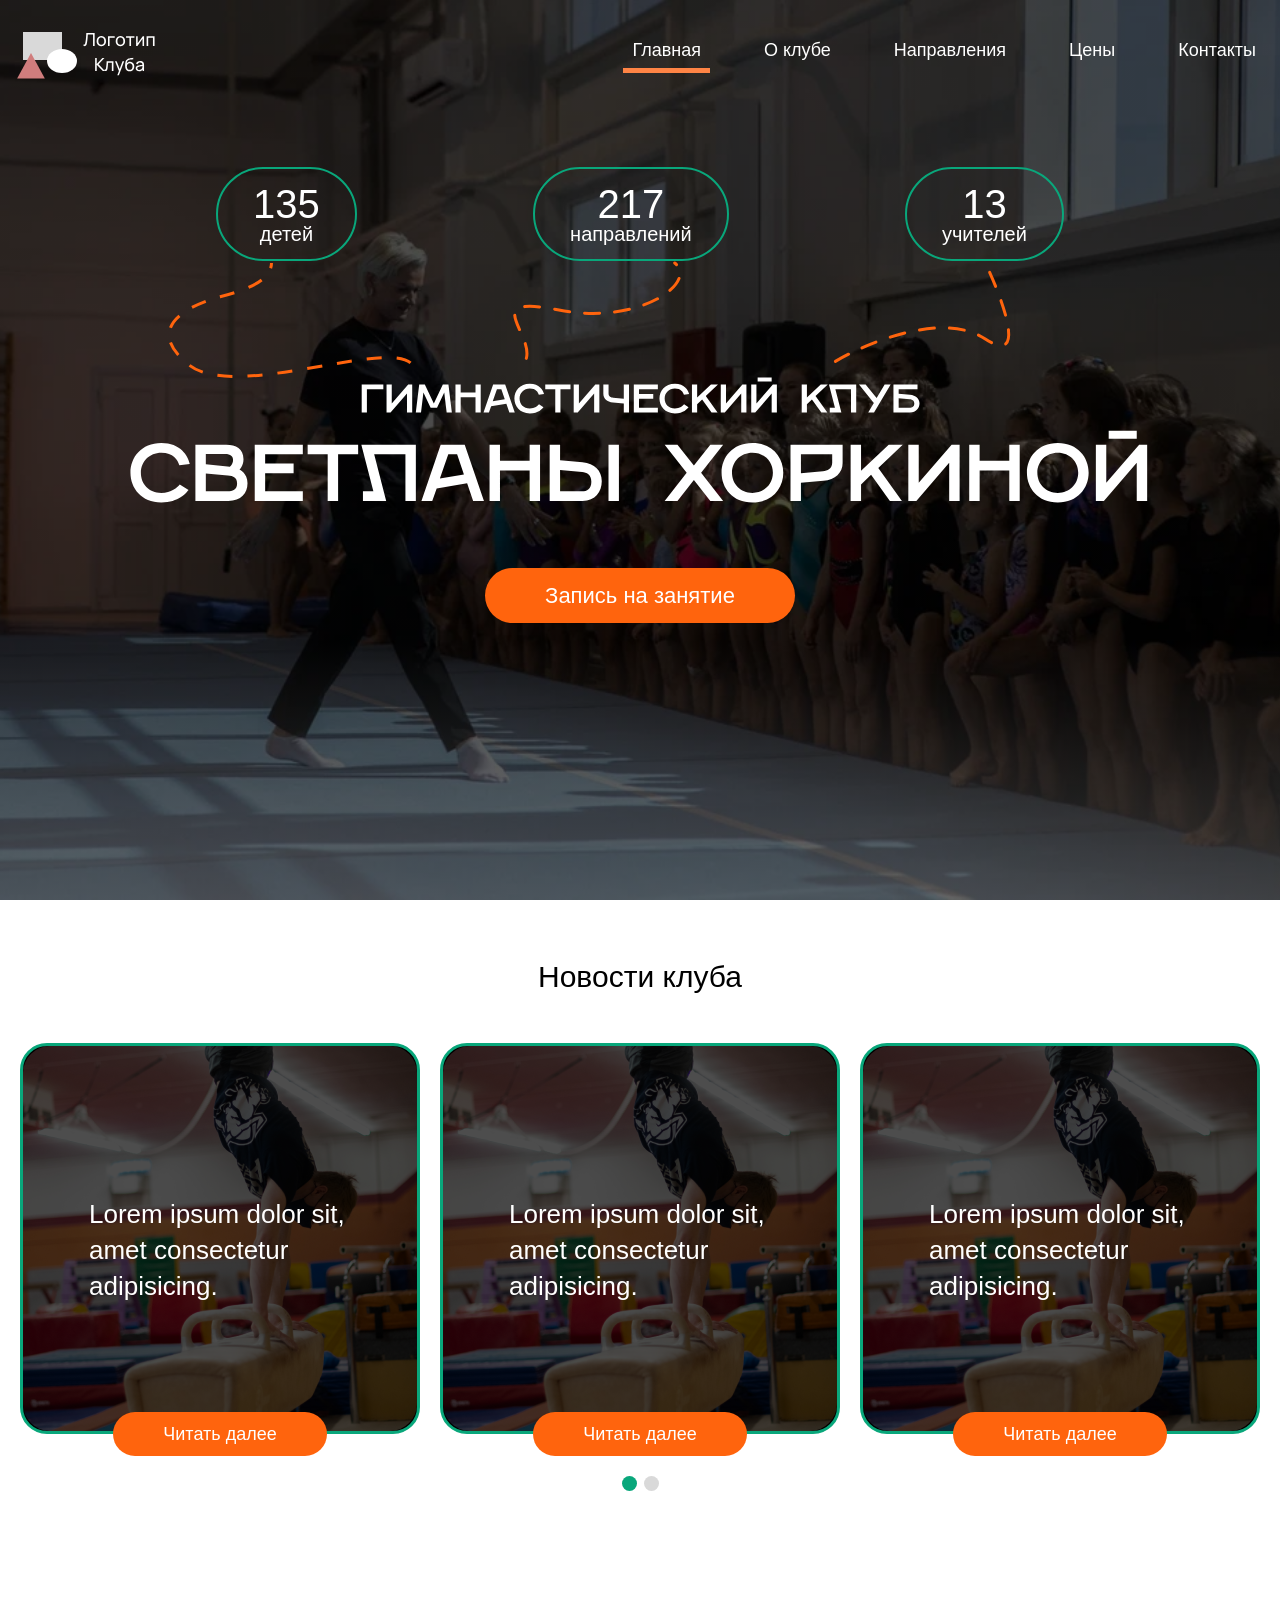
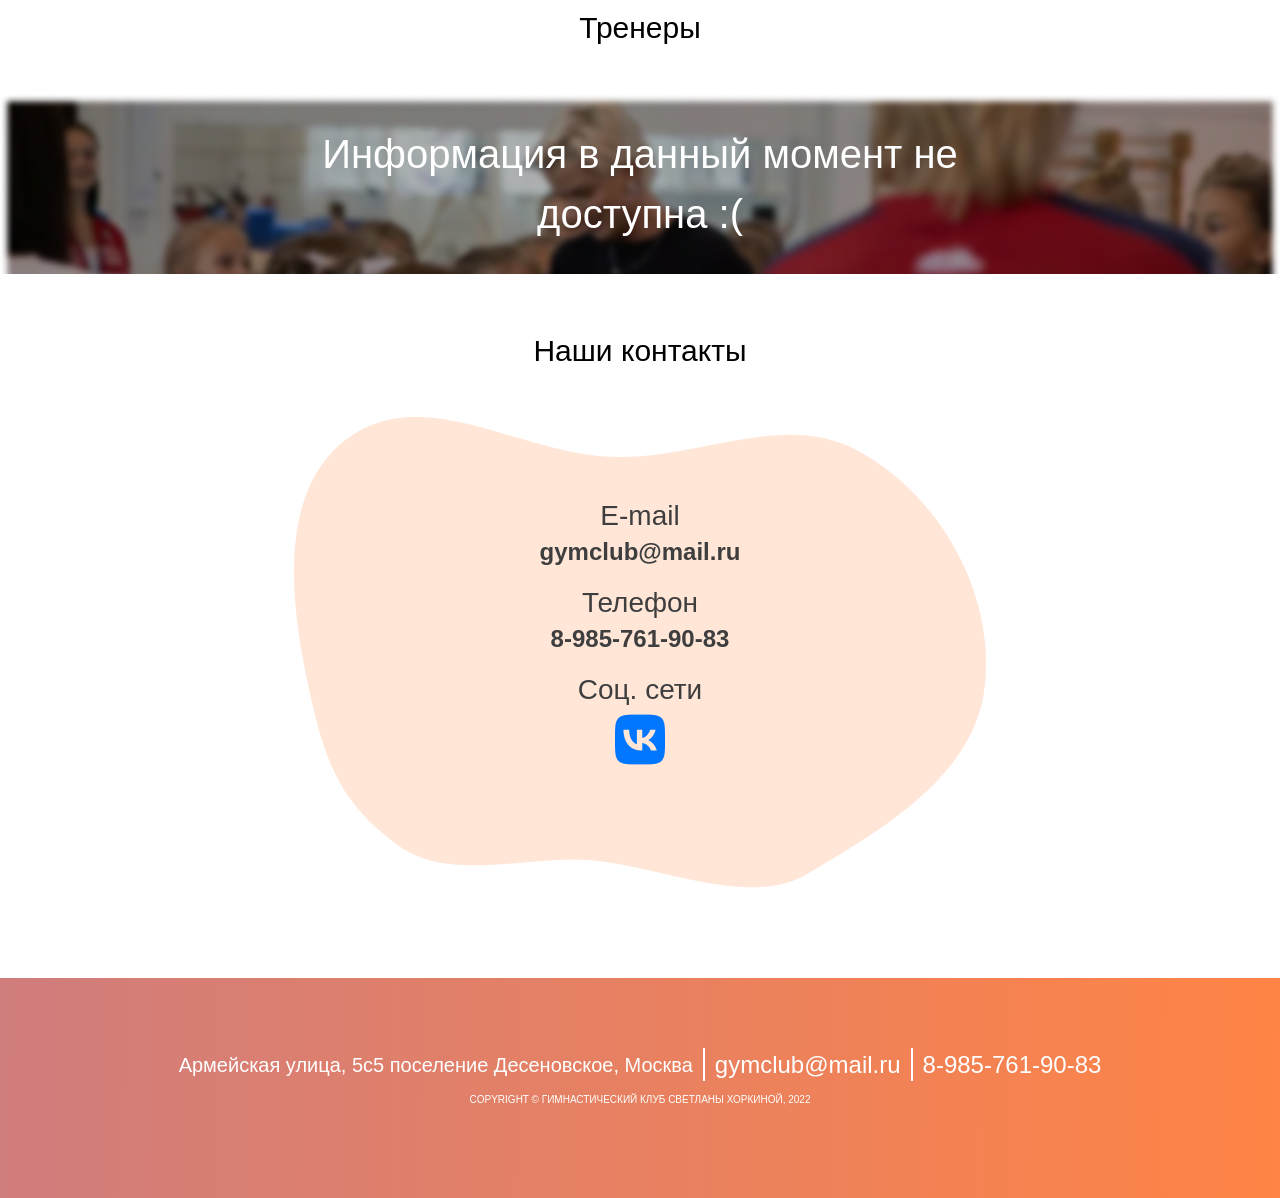
<file: index.html>
<!DOCTYPE html>
<html lang="en">
<head>
    <meta charset="UTF-8">
    <meta http-equiv="X-UA-Compatible" content="IE=edge">
    <meta name="viewport" content="width=device-width, initial-scale=1.0">
    <link rel="stylesheet" href="css/resets.css">
    <link rel="stylesheet" href="css/main.css">
    <link rel="stylesheet" href="./js/slider/owl.carousel.min.css">
    <link rel="stylesheet" href="./js/slider/owl.theme.default.min.css">
    <title>Гимнастический клуб Светланы Хоркиной</title>
</head>
<body>
    <header class="index_header">
        <div class="container">
            <div class="header_top">
                <img src="./images/лжелого.svg" alt="Лого">
                <nav class="header_top__nav">
                    <div class="menuToggle icon">
                        <div class="hamburger"></div>
                    </div>
                    <ul class="header_top__ul">
                        <li class="header_top__item active">
                            <a href="./index.html">Главная</a>
                        </li>
                        <li class="header_top__item">
                            <a href="./about.html">О клубе</a>
                        </li>
                        <li class="header_top__item dir_menu_list">
                            <a href="#">Направления</a>
                        </li>
                        <li class="header_top__item">
                            <a href="./price.html">Цены</a>
                        </li>
                        <li class="header_top__item">
                            <a href="./contacts.html">Контакты</a>
                        </li>
                    </ul>
                    <div class="hide_links hide">
                        <a href="./sport_gym.html">Спортивная гимнастика для детей</a>
                        <a href="./prof_gym.html">Профессиональная спортивная гинастика</a>
                        <a href="./akr.html">Акробатика</a>
                        <a href="./teamgym.html">Командная гимнастика (Teamgym)</a>
                        <a href="./akr18.html">Занятия 18+</a>
                        <a href="./horeog.html">Хореография</a>
                    </div>
                </nav>
            </div>
            <div class="index_header__center">
                <div class="index_header__center_nums">
                    <div class="index_header__center_nums_item">
                        <span class="index_header__center_nums_dif">135</span><br>детей
                    </div>
                    <div class="index_header__center_nums_item">
                        <span class="index_header__center_nums_dif">217</span><br>направлений
                    </div>
                    <div class="index_header__center_nums_item">
                        <span class="index_header__center_nums_dif">13</span><br>учителей
                    </div>
                </div>
                <img src="./images/main_pic.svg" alt="">
            </div>
            <div class="main_btn_block">
                <a href="#" class="main_btn">Запись на занятие</a>
            </div>
        </div>
    </header>
    <main>
        <section class="news">
            <div class="container">
                <h2 class="section_title">Новости клуба</h2>

                <div class="news__slider owl-carousel">
                    <div class="news__slider_item">
                        <div class="news__slider_img_box">
                            <img src="./images/news__plac.png" alt="">
                        </div>
                        <h3 class="news__slider_title">Lorem ipsum dolor sit, amet consectetur adipisicing.</h3>
                        <a href="#" class="sec_btn">Читать далее</a>
                    </div>
                    <div class="news__slider_item">
                        <div class="news__slider_img_box">
                            <img src="./images/news__plac.png" alt="">
                        </div>
                        <h3 class="news__slider_title">Lorem ipsum dolor sit, amet consectetur adipisicing.</h3>
                        <a href="#" class="sec_btn">Читать далее</a>
                    </div>
                    <div class="news__slider_item">
                        <div class="news__slider_img_box">
                            <img src="./images/news__plac.png" alt="">
                        </div>
                        <h3 class="news__slider_title">Lorem ipsum dolor sit, amet consectetur adipisicing.</h3>
                        <a href="#" class="sec_btn">Читать далее</a>
                    </div>
                    <div class="news__slider_item">
                        <div class="news__slider_img_box">
                            <img src="./images/news__plac.png" alt="">
                        </div>
                        <h3 class="news__slider_title">Lorem ipsum dolor sit, amet consectetur adipisicing.</h3>
                        <a href="#" class="sec_btn">Читать далее</a>
                    </div>
                </div>
            </div>
        </section>
        <section class="coaches">
            <div class="container">
                <h2 class="section_title">Тренеры</h2>
                <div class="coaches__slider hide">
                    <img src="./images/coaches_slider_arrow.svg" alt="">
                    <div class="coaches__slider_item">
                        <img src="./images/coach_plac.png" alt="">
                        <div class="coaches__slider_item_inf">
                            <h3 class="coaches__slider_item_name">Иван Иванов</h3>
                            <p class="coaches__slider_item_type">Спортивная гимнастика</p>
                            <p class="coaches__slider_item_about">Lorem ipsum dolor sit amet consectetur, adipisicing elit. Veritatis autem deleniti aliquid illo dolor mollitia at. Explicabo dolores voluptatibus voluptas magni at enim deleniti vel nihil, quis numquam! Consequatur, aspernatur.</p>
                        </div>
                    </div>
                    <img src="./images/coaches_slider_arrow2.svg" alt="">
                </div>
                
            </div>
        </section>
        <div class="coaches__plac">
            <p>Информация в данный момент не доступна :(</p>
        </div>
        <section class="main_contacts">
                <h2 class="section_title">Наши контакты</h2>
                <div class="main_contacts_block">
                    <div class="main_contacts_block_line">
                        <p>E-mail</p>
                        <a href="mailto:">gymclub@mail.ru</a>
                    </div>
                    <div class="main_contacts_block_line">
                        <p>Телефон</p>
                        <a href="tel:+79857619083">8-985-761-90-83</a>
                    </div>
                    <div class="main_contacts_block_line">
                        <p>Соц. сети</p>
                        <a href="#"><img src="./images/vk-icon.png" alt=""></a>
                    </div>
                </div>
        </section>
    </main>
    <footer class="footer">
        <div class="footer__contacts">
            <p>Армейская улица, 5с5 поселение Десеновское, Москва</p>
            <div class="footer__contacts_line"></div>
            <a href="mailto:">gymclub@mail.ru</a>
            <div class="footer__contacts_line"></div>
            <a href="tel:+79857619083">8-985-761-90-83</a>
        </div>
        <p class="footer__copy">COPYRIGHT © ГИМНАСТИЧЕСКИЙ КЛУБ СВЕТЛАНЫ ХОРКИНОЙ, 2022</p>
    </footer>

    <script src="https://ajax.googleapis.com/ajax/libs/jquery/3.6.0/jquery.min.js"></script>
    <script src="./js/main.js"></script>
    <script src="./js/slider/owl.carousel.min.js"></script>
</body>
</html>
</file>
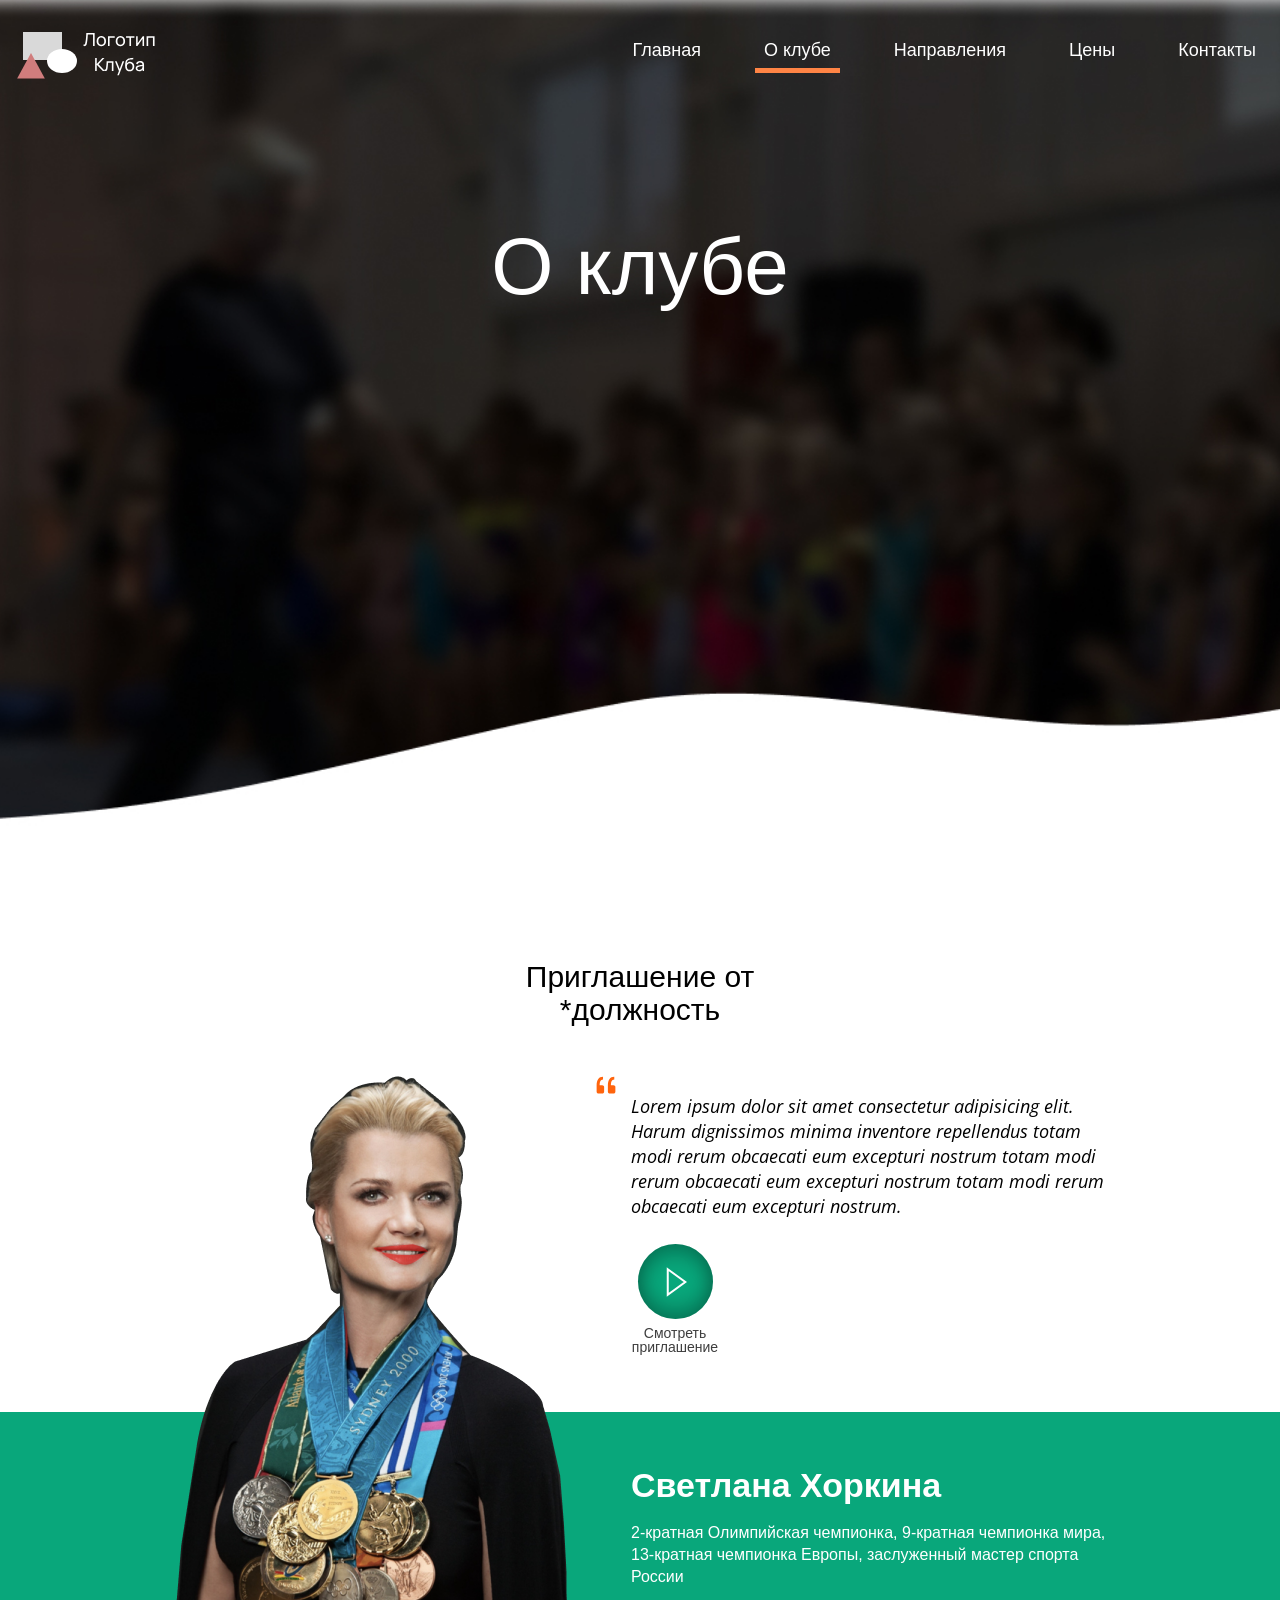
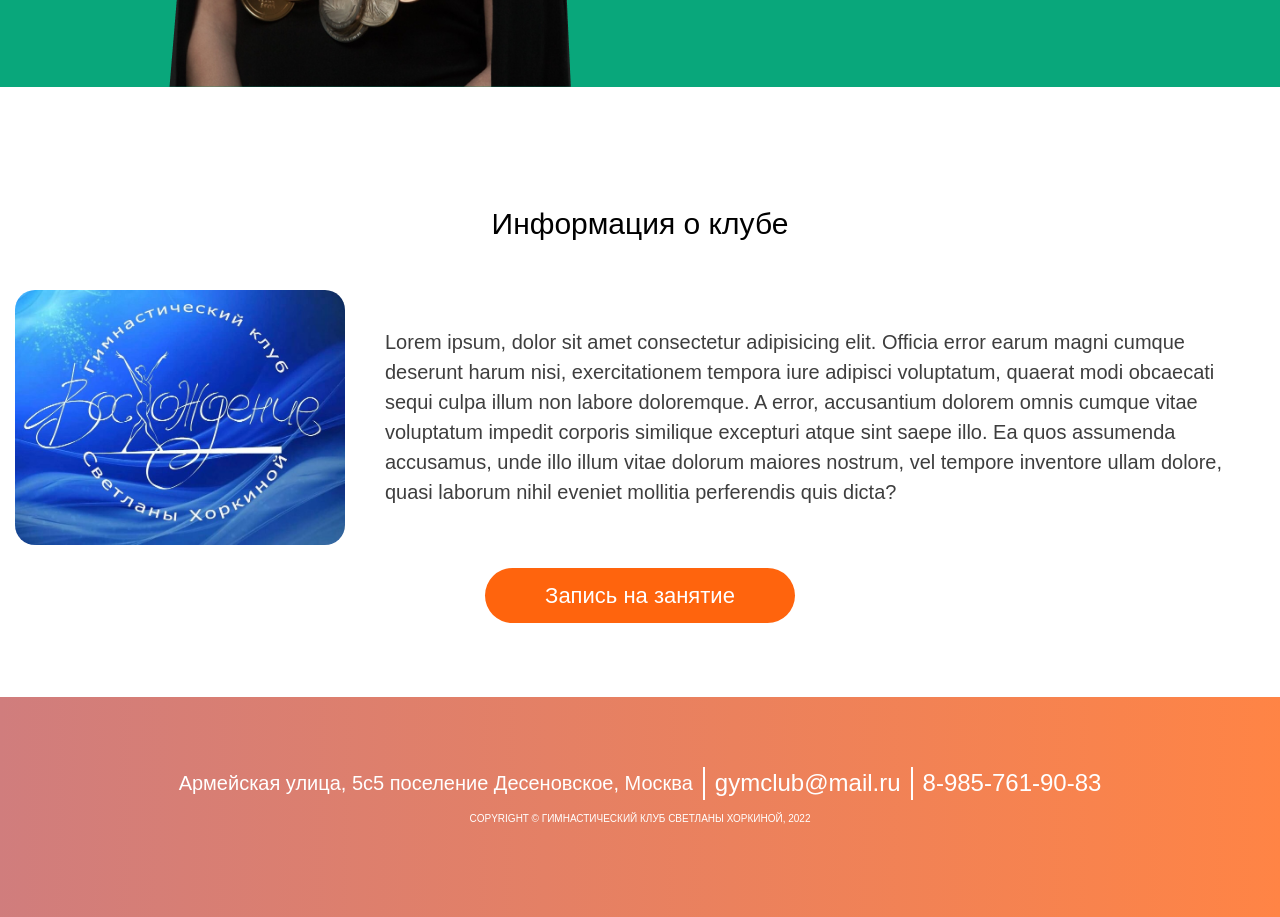
<file: about.html>
<!DOCTYPE html>
<html lang="en">
<head>
    <meta charset="UTF-8">
    <meta http-equiv="X-UA-Compatible" content="IE=edge">
    <meta name="viewport" content="width=device-width, initial-scale=1.0">
    <link rel="stylesheet" href="css/resets.css">
    <link rel="stylesheet" href="css/main.css">
    <link rel="preconnect" href="https://fonts.googleapis.com">
    <link rel="preconnect" href="https://fonts.gstatic.com" crossorigin>
    <link href="https://fonts.googleapis.com/css2?family=Open+Sans:ital@1&display=swap" rel="stylesheet">
    <title>Document</title>
</head>
<body>
    <header class="about_header">
        <div class="container">
            <div class="header_top">
                <img src="./images/лжелого.svg" alt="Лого">
                <nav class="header_top__nav">
                    <div class="menuToggle icon">
                        <div class="hamburger"></div>
                    </div>
                    <ul class="header_top__ul">
                        
                        <li class="header_top__item">
                            <a href="./index.html">Главная</a>
                        </li>
                        <li class="header_top__item active">
                            <a href="./about.html">О клубе</a>
                        </li>
                        <li class="header_top__item dir_menu_list">
                            <a href="#">Направления</a>
                        </li>
                        <li class="header_top__item">
                            <a href="./price.html">Цены</a>
                        </li>
                        <li class="header_top__item">
                            <a href="./contacts.html">Контакты</a>
                        </li>
                    </ul>
                    <div class="hide_links hide">
                        <a href="./sport_gym.html">Спортивная гимнастика для детей</a>
                        <a href="./prof_gym.html">Профессиональная спортивная гинастика</a>
                        <a href="./akr.html">Акробатика</a>
                        <a href="./teamgym.html">Командная гимнастика (Teamgym)</a>
                        <a href="./akr18.html">Занятия 18+</a>
                        <a href="./horeog.html">Хореография</a>
                    </div>
                </nav>
            </div>
            <div class="secstr_title">
                <h1>О клубе</h1>
            </div>
        </div>
    </header>
    <main>
        <section class="invite">
            <h2 class="section_title">Приглашение от<br>*должность</h2>
            <div class="invite__content">
                <div class="invite__content_twos">
                    <div class="invite__content_left">
                        <img src="./images/about_hor_photo.png" alt="Светлана Хоркина">
                    </div>
                    <div class="invite__content_right">
                        <div class="invite__content_right_copy">
                            <img alt="" src="[data-uri]">
                            <p class="invite__content_right_copy_text">Lorem ipsum dolor sit amet consectetur adipisicing elit. Harum dignissimos minima inventore repellendus totam modi rerum obcaecati eum excepturi nostrum  totam modi rerum obcaecati eum excepturi nostrum  totam modi rerum obcaecati eum excepturi nostrum.</p>
                        </div>
                        <div class="invite__content_right_inv">
                            <div class="invite__content_right_inv_link">
                                <a href="#" alt="" class="invite__content_right_inv_btn">
                                    <img alt="" src="[data-uri]">
                                </a>
                                <span class="invite__content_right_inv_link_text">Смотреть<br>приглашение</span>
                            </div>
                        </div>
                        <div class="invite__content_right_hor">
                            <h2>Светлана Хоркина</h2>
                            <p>2-кратная Олимпийская чемпионка, 9-кратная чемпионка мира, 13-кратная чемпионка Европы, заслуженный мастер спорта России</p>
                        </div>
                    </div>
                </div>
                <div class="invite__bg_line"></div>
            </div>
        </section>
        <section class="about_clubinf">
            <div class="container">
                <h2 class="section_title">Информация о клубе</h2>
                <div class="about_clubinf__linewp">
                    <img src="./images/logo.jpg" alt="">
                    <p>Lorem ipsum, dolor sit amet consectetur adipisicing elit. Officia error earum magni cumque deserunt harum nisi, exercitationem tempora iure adipisci voluptatum, quaerat modi obcaecati sequi culpa illum non labore doloremque. A error, accusantium dolorem omnis cumque vitae voluptatum impedit corporis similique excepturi atque sint saepe illo. Ea quos assumenda accusamus, unde illo illum vitae dolorum maiores nostrum, vel tempore inventore ullam dolore, quasi laborum nihil eveniet mollitia perferendis quis dicta?</p>
                </div>
                <div class="main_btn_block">
                    <a href="#" class="main_btn">Запись на занятие</a>
                </div>
            </div>
            
        </section>
    </main>
    <footer class="footer">
        <div class="footer__contacts">
            <p>Армейская улица, 5с5 поселение Десеновское, Москва</p>
            <div class="footer__contacts_line"></div>
            <a href="mailto:">gymclub@mail.ru</a>
            <div class="footer__contacts_line"></div>
            <a href="tel:+79857619083">8-985-761-90-83</a>
        </div>
        <p class="footer__copy">COPYRIGHT © ГИМНАСТИЧЕСКИЙ КЛУБ СВЕТЛАНЫ ХОРКИНОЙ, 2022</p>
    </footer>
    <script src="https://ajax.googleapis.com/ajax/libs/jquery/3.6.0/jquery.min.js"></script>
    <script src="./js/main.js"></script>
</body>
</html>
</file>
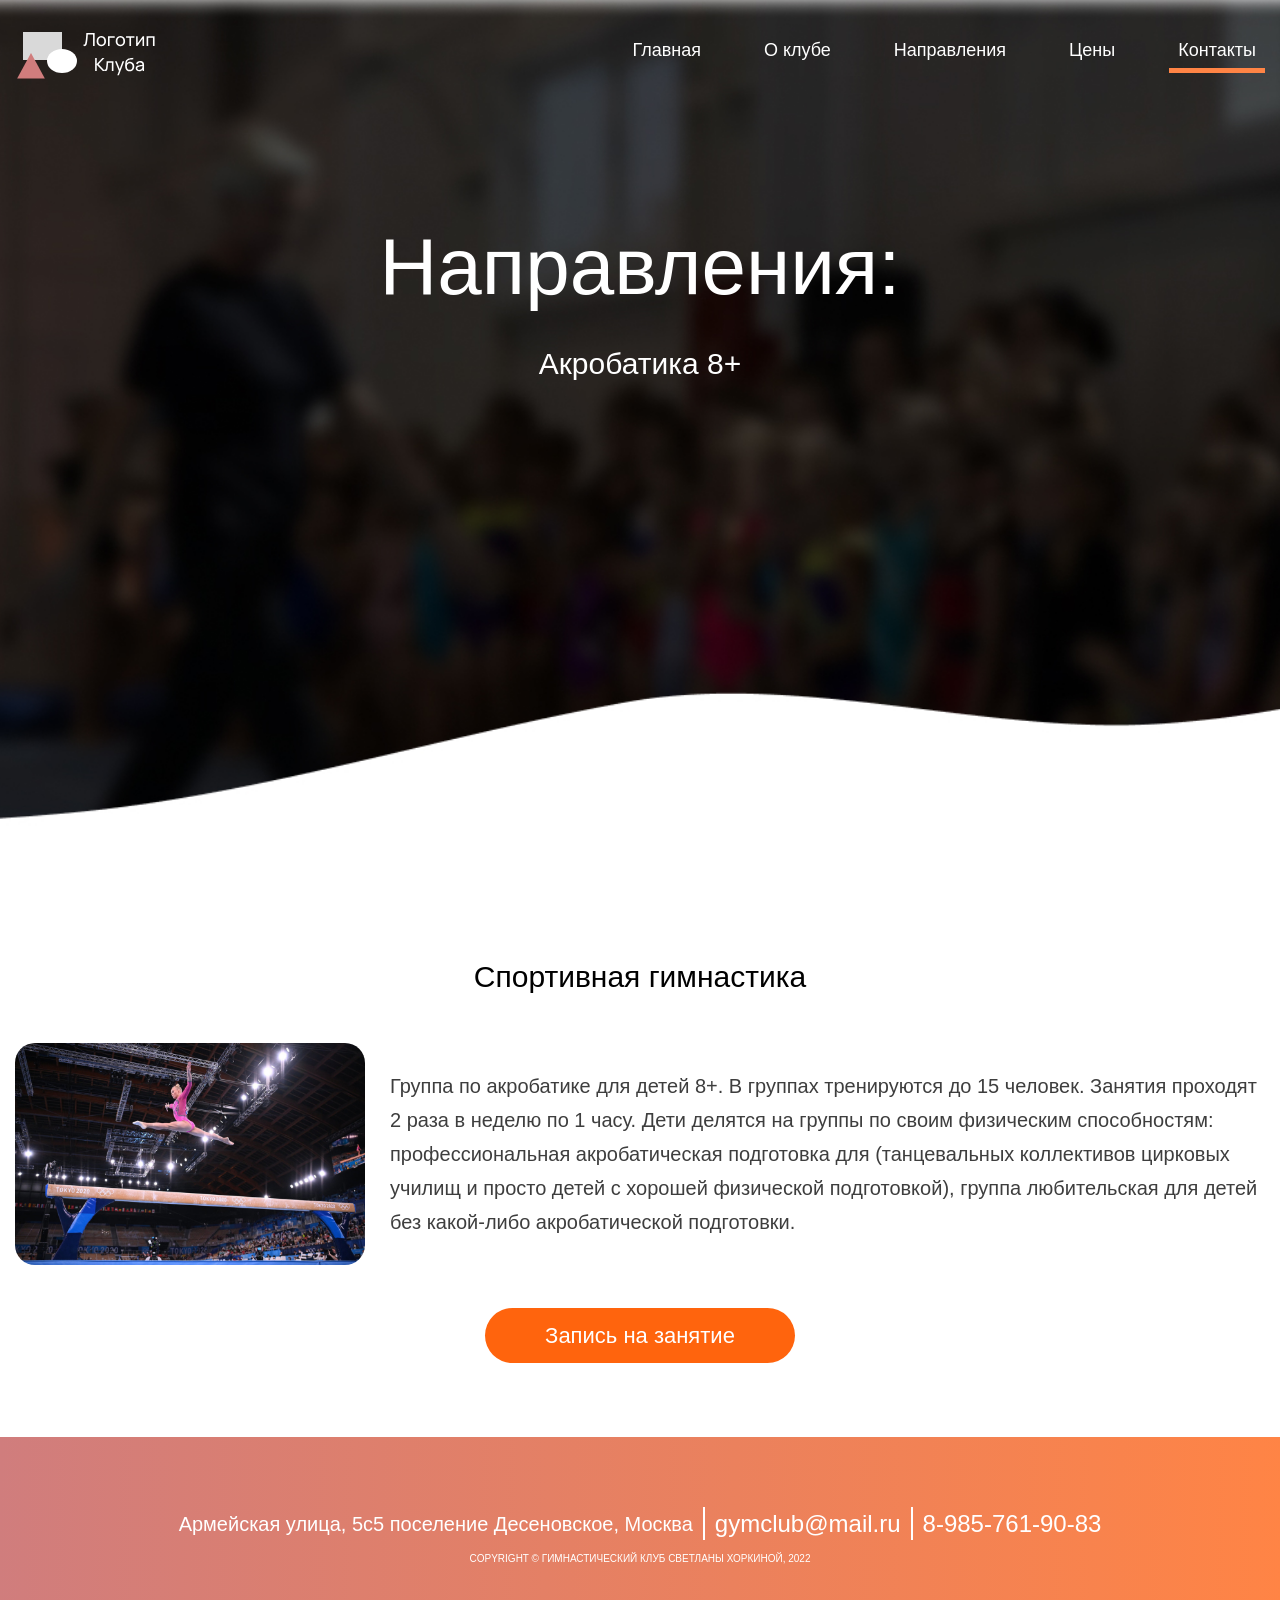
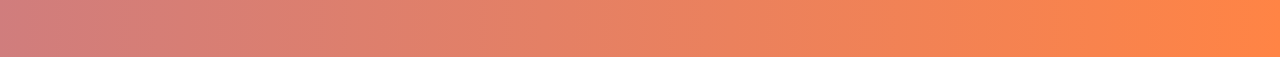
<file: akr.html>
<!DOCTYPE html>
<html lang="en">
<head>
    <meta charset="UTF-8">
    <meta http-equiv="X-UA-Compatible" content="IE=edge">
    <meta name="viewport" content="width=device-width, initial-scale=1.0">
    <link rel="stylesheet" href="css/resets.css">
    <link rel="stylesheet" href="css/main.css">
    <title>Акробатика 8+</title>
</head>
<body>
    <header class="about_header">
        <div class="container">
            <div class="header_top">
                <img src="./images/лжелого.svg" alt="Лого">
                <nav class="header_top__nav">
                    <div class="menuToggle icon">
                        <div class="hamburger"></div>
                    </div>
                    <ul class="header_top__ul">
                        <li class="header_top__item">
                            <a href="./index.html">Главная</a>
                        </li>
                        <li class="header_top__item">
                            <a href="./about.html">О клубе</a>
                        </li>
                        <li class="header_top__item dir_menu_list">
                            <a href="#">Направления</a>
                        </li>
                        <li class="header_top__item">
                            <a href="./price.html">Цены</a>
                        </li>
                        <li class="header_top__item active">
                            <a href="./contacts.html">Контакты</a>
                        </li>
                    </ul>
                    <div class="hide_links hide">
                        <a href="./sport_gym.html">Спортивная гимнастика для детей</a>
                        <a href="./prof_gym.html">Профессиональная спортивная гинастика</a>
                        <a href="./akr.html">Акробатика</a>
                        <a href="./teamgym.html">Командная гимнастика (Teamgym)</a>
                        <a href="./akr18.html">Занятия 18+</a>
                        <a href="./horeog.html">Хореография</a>
                    </div>
                </nav>
            </div>
            <div class="secstr_title">
                <h1>Направления:<br><span class="secstr_title_mins">Акробатика 8+</span></h1>
            </div>
        </div>
    </header>
    <main>
        <section class="sg_content">
            <div class="container">
                <h2 class="section_title">Спортивная гимнастика</h2>
                <div class="sg_content__inf">
                    <img src="./images/sport_gym.jpg" alt="">
                    <p>Группа по акробатике для детей 8+. В группах тренируются до 15 человек. Занятия проходят 2 раза в неделю по 1 часу. Дети делятся на группы по своим физическим способностям: профессиональная акробатическая подготовка для (танцевальных коллективов цирковых училищ и просто детей с хорошей физической подготовкой), группа любительская для детей без какой-либо акробатической подготовки. </p>
                </div>
                <div class="main_btn_block">
                    <a href="#" class="main_btn">Запись на занятие</a>
                </div>
            </div>
        </section>
    </main>
    <footer class="footer">
        <div class="footer__contacts">
            <p>Армейская улица, 5с5 поселение Десеновское, Москва</p>
            <div class="footer__contacts_line"></div>
            <a href="mailto:">gymclub@mail.ru</a>
            <div class="footer__contacts_line"></div>
            <a href="tel:+79857619083">8-985-761-90-83</a>
        </div>
        <p class="footer__copy">COPYRIGHT © ГИМНАСТИЧЕСКИЙ КЛУБ СВЕТЛАНЫ ХОРКИНОЙ, 2022</p>
    </footer>
    <script src="https://ajax.googleapis.com/ajax/libs/jquery/3.6.0/jquery.min.js"></script>
    <script src="./js/main.js"></script>
</body>
</html>
</file>
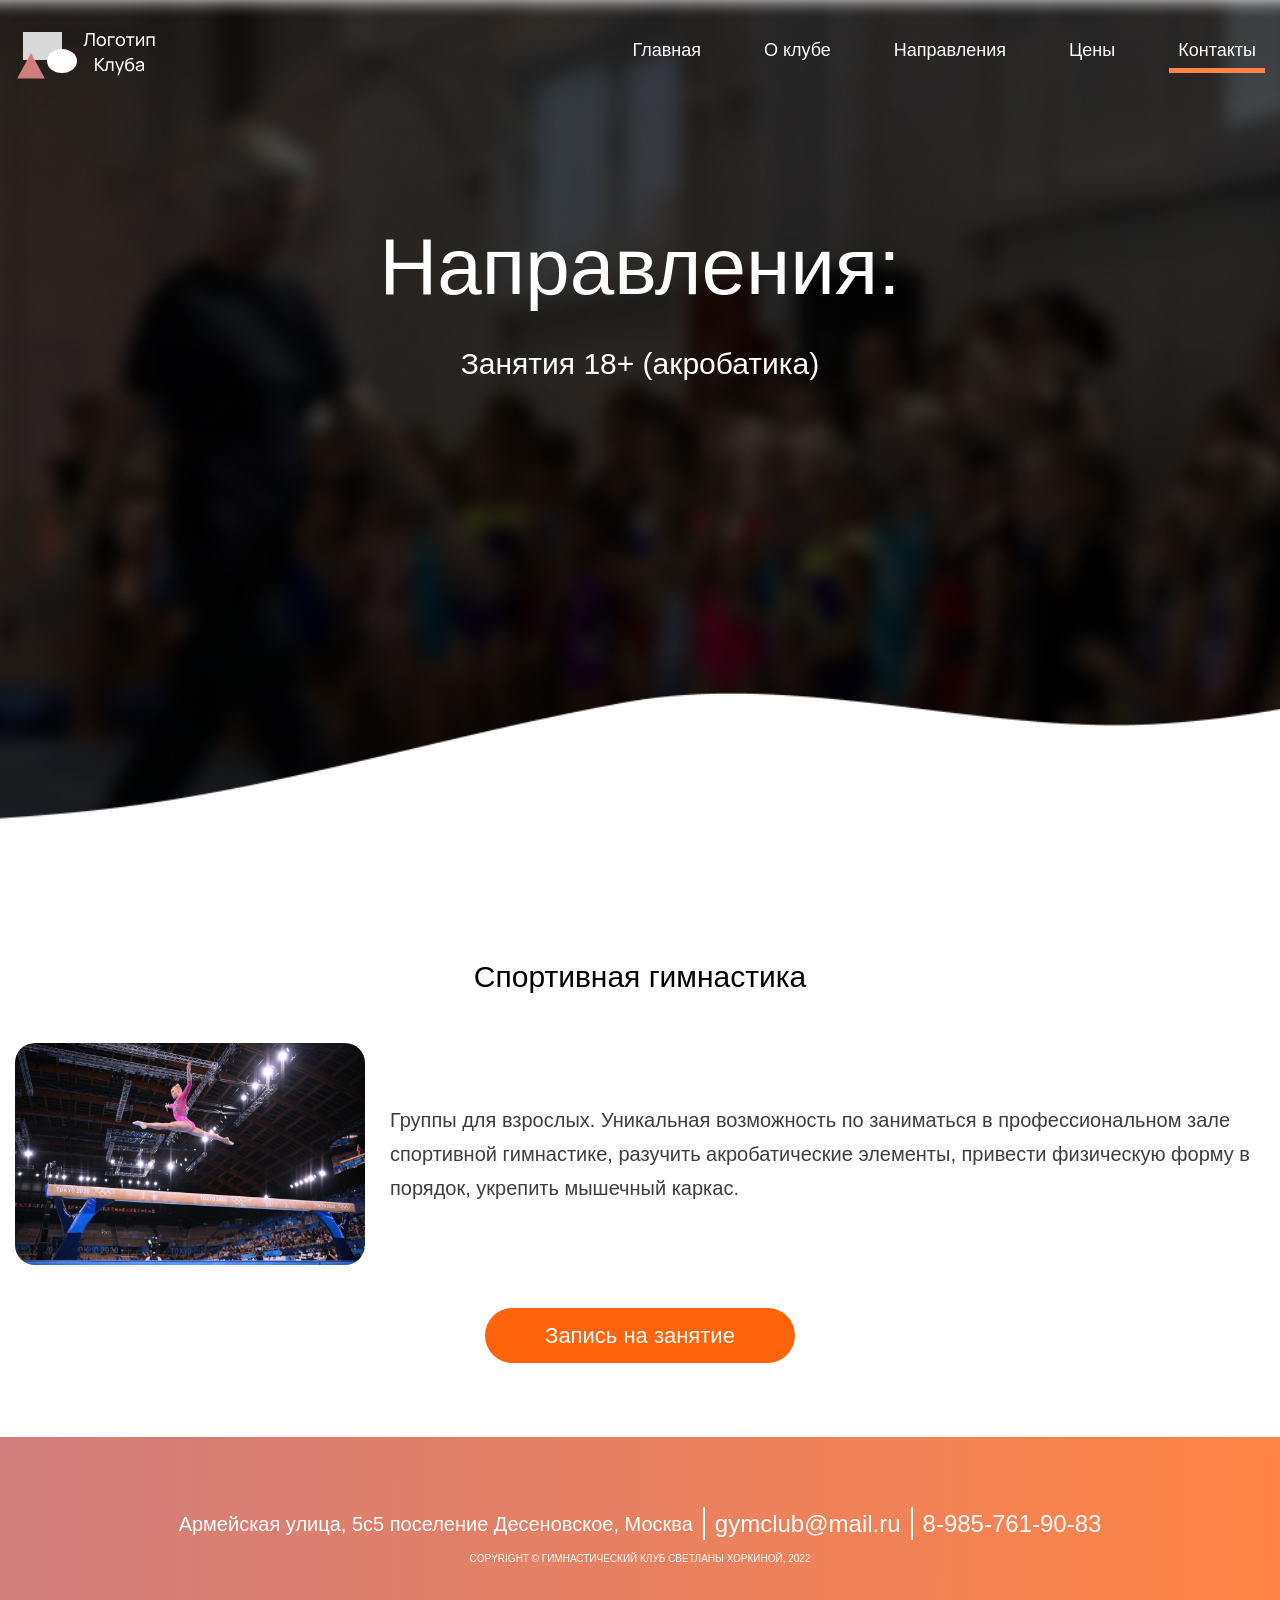
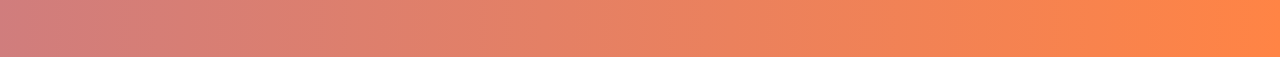
<file: akr18.html>
<!DOCTYPE html>
<html lang="en">
<head>
    <meta charset="UTF-8">
    <meta http-equiv="X-UA-Compatible" content="IE=edge">
    <meta name="viewport" content="width=device-width, initial-scale=1.0">
    <link rel="stylesheet" href="css/resets.css">
    <link rel="stylesheet" href="css/main.css">
    <title>Занятия 18+ (акробатика)</title>
</head>
<body>
    <header class="about_header">
        <div class="container">
            <div class="header_top">
                <img src="./images/лжелого.svg" alt="Лого">
                <nav class="header_top__nav">
                    <div class="menuToggle icon">
                        <div class="hamburger"></div>
                    </div>
                    <ul class="header_top__ul">
                        <li class="header_top__item">
                            <a href="./index.html">Главная</a>
                        </li>
                        <li class="header_top__item">
                            <a href="./about.html">О клубе</a>
                        </li>
                        <li class="header_top__item dir_menu_list">
                            <a href="#">Направления</a>
                        </li>
                        <li class="header_top__item">
                            <a href="./price.html">Цены</a>
                        </li>
                        <li class="header_top__item active">
                            <a href="./contacts.html">Контакты</a>
                        </li>
                    </ul>
                    <div class="hide_links hide">
                        <a href="./sport_gym.html">Спортивная гимнастика для детей</a>
                        <a href="./prof_gym.html">Профессиональная спортивная гинастика</a>
                        <a href="./akr.html">Акробатика</a>
                        <a href="./teamgym.html">Командная гимнастика (Teamgym)</a>
                        <a href="./akr18.html">Занятия 18+</a>
                        <a href="./horeog.html">Хореография</a>
                    </div>
                </nav>
            </div>
            <div class="secstr_title">
                <h1>Направления:<br><span class="secstr_title_mins">Занятия 18+ (акробатика)</span></h1>
            </div>
        </div>
    </header>
    <main>
        <section class="sg_content">
            <div class="container">
                <h2 class="section_title">Спортивная гимнастика</h2>
                <div class="sg_content__inf">
                    <img src="./images/sport_gym.jpg" alt="">
                    <p>Группы для взрослых. Уникальная возможность по заниматься в профессиональном зале спортивной гимнастике, разучить акробатические элементы, привести физическую форму в порядок, укрепить мышечный каркас.</p>
                </div>
                <div class="main_btn_block">
                    <a href="#" class="main_btn">Запись на занятие</a>
                </div>
            </div>
        </section>
    </main>
    <footer class="footer">
        <div class="footer__contacts">
            <p>Армейская улица, 5с5 поселение Десеновское, Москва</p>
            <div class="footer__contacts_line"></div>
            <a href="mailto:">gymclub@mail.ru</a>
            <div class="footer__contacts_line"></div>
            <a href="tel:+79857619083">8-985-761-90-83</a>
        </div>
        <p class="footer__copy">COPYRIGHT © ГИМНАСТИЧЕСКИЙ КЛУБ СВЕТЛАНЫ ХОРКИНОЙ, 2022</p>
    </footer>
    <script src="https://ajax.googleapis.com/ajax/libs/jquery/3.6.0/jquery.min.js"></script>
    <script src="./js/main.js"></script>
</body>
</html>
</file>
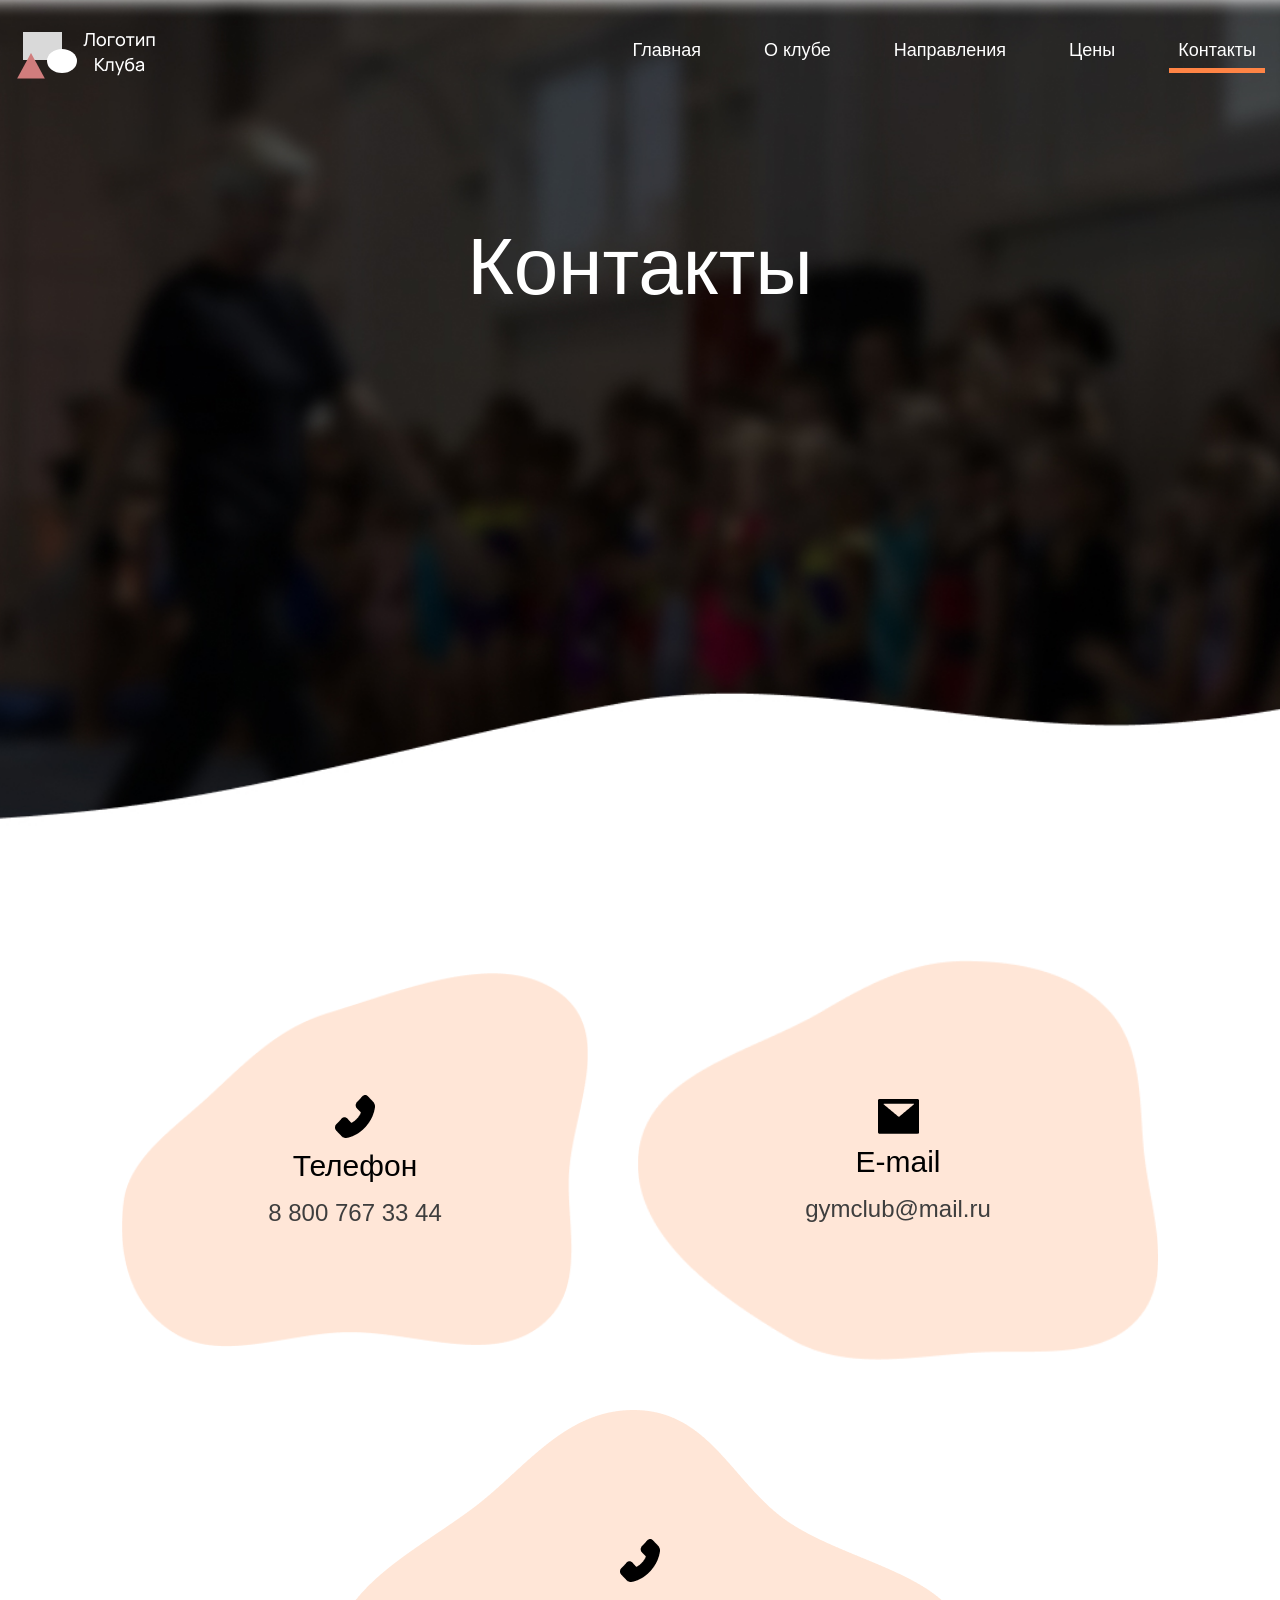
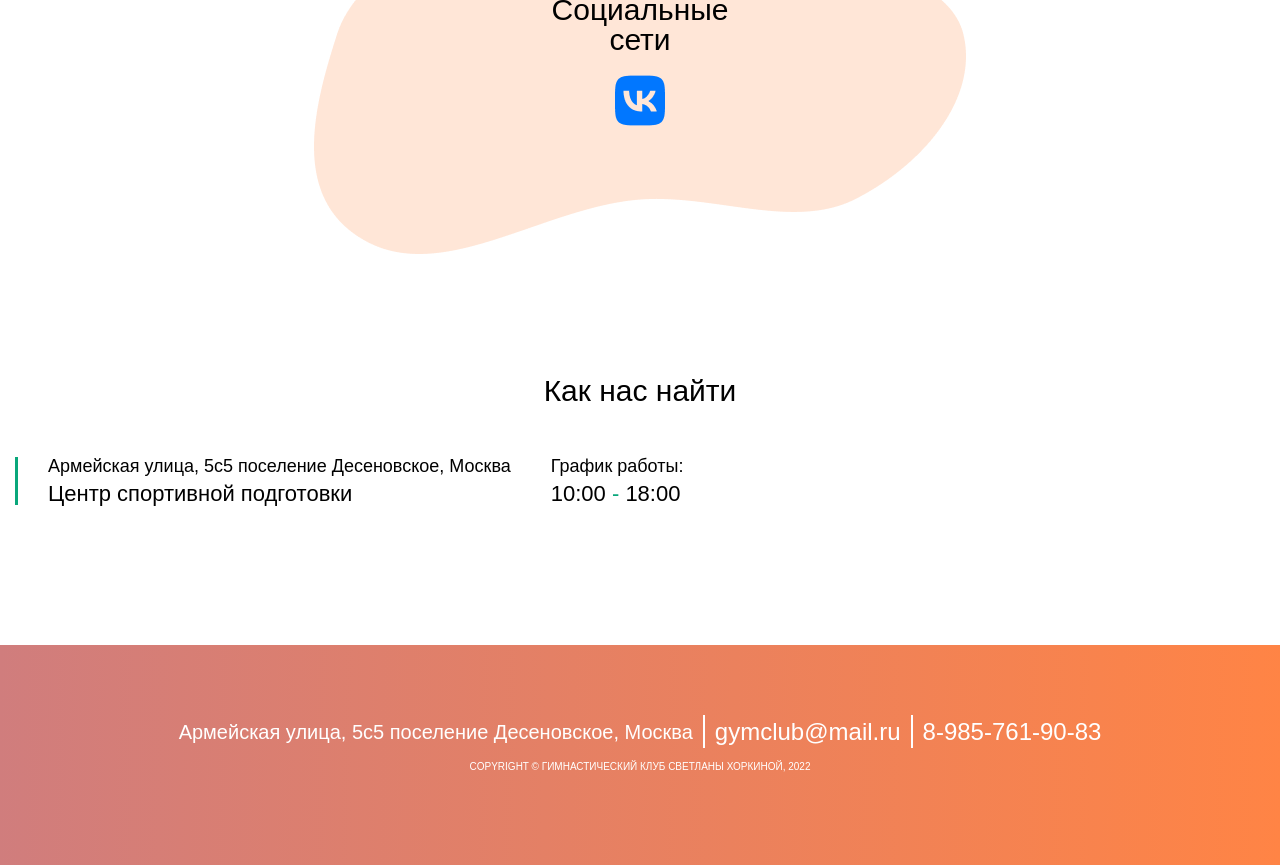
<file: contacts.html>
<!DOCTYPE html>
<html lang="en">
<head>
    <meta charset="UTF-8">
    <meta http-equiv="X-UA-Compatible" content="IE=edge">
    <meta name="viewport" content="width=device-width, initial-scale=1.0">
    <link rel="stylesheet" href="css/resets.css">
    <link rel="stylesheet" href="css/main.css">
    <title>Гимнастический клуб Светланы Хоркиной</title>
</head>
<body>
    <header class="about_header">
        <div class="container">
            <div class="header_top">
                <img src="./images/лжелого.svg" alt="Лого">
                <nav class="header_top__nav">
                    <div class="menuToggle icon">
                        <div class="hamburger"></div>
                    </div>
                    <ul class="header_top__ul">
                        
                        <li class="header_top__item">
                            <a href="./index.html">Главная</a>
                        </li>
                        <li class="header_top__item">
                            <a href="./about.html">О клубе</a>
                        </li>
                        <li class="header_top__item dir_menu_list">
                            <a href="#">Направления</a>
                        </li>
                        <li class="header_top__item">
                            <a href="./price.html">Цены</a>
                        </li>
                        <li class="header_top__item active">
                            <a href="./contacts.html">Контакты</a>
                        </li>
                    </ul>
                    <div class="hide_links hide">
                        <a href="./sport_gym.html">Спортивная гимнастика для детей</a>
                        <a href="./prof_gym.html">Профессиональная спортивная гинастика</a>
                        <a href="./akr.html">Акробатика</a>
                        <a href="./teamgym.html">Командная гимнастика (Teamgym)</a>
                        <a href="./akr18.html">Занятия 18+</a>
                        <a href="./horeog.html">Хореография</a>
                    </div>
                </nav>
            </div>
            <div class="secstr_title">
                <h1>Контакты</h1>
            </div>
        </div>
    </header>
    <main>
        <section class="contacts_main">
            
                <div class="contacts_main__blobs">
                    <div class="contacts_main__blob">
                        <div class="contacts_main__blob_content">
                            <img src="./images/tel.png" alt="">
                            <h3>Телефон</h3>
                            <a href="tel:+78007673344">8 800 767 33 44</a>
                        </div>
                    </div>
                    <div class="contacts_main__blob">
                        <div class="contacts_main__blob_content">
                            <img src="./images/send.png" alt="">
                            <h3>E-mail</h3>
                            <a href="mailto:gymclub@mail.ru">gymclub@mail.ru</a>
                        </div>
                    </div>
                    <div class="contacts_main__blob">
                        <div class="contacts_main__blob_content">
                            <img src="./images/tel.png" alt="">
                            <h3>Социальные<br>сети</h3>
                            <a href="#">
                                <img src="./images/vk-icon.png" alt="">
                            </a>
                        </div>
                    </div>
                </div>
            
        </section>
        <section class="place">
            <div class="container">
                <h2 class="section_title">Как нас найти</h2>
                <div class="place__infline">
                    <div class="place__infline_address">
                        <p>Армейская улица, 5с5 поселение Десеновское, Москва</p>
                        <p>Центр спортивной подготовки</p>
                    </div>
                    <div class="place__infline_time">
                        <p>График работы:</p>
                        <p>10:00 <span class="green_text">-</span> 18:00</p>
                    </div>
                </div>
                <div class="place__map">
                    <script type="text/javascript" charset="utf-8" async src="https://api-maps.yandex.ru/services/constructor/1.0/js/?um=constructor%3A96689a7e3574a2db14111ecb9da3e748aed60e58daf5b09f16e2f820a0e11651&amp;width=100%25&amp;height=500&amp;lang=ru_RU&amp;scroll=true"></script>
                </div>
            </div>
        </section>
    </main>
    <footer class="footer">
        <div class="footer__contacts">
            <p>Армейская улица, 5с5 поселение Десеновское, Москва</p>
            <div class="footer__contacts_line"></div>
            <a href="mailto:">gymclub@mail.ru</a>
            <div class="footer__contacts_line"></div>
            <a href="tel:+79857619083">8-985-761-90-83</a>
        </div>
        <p class="footer__copy">COPYRIGHT © ГИМНАСТИЧЕСКИЙ КЛУБ СВЕТЛАНЫ ХОРКИНОЙ, 2022</p>
    </footer>
    <script src="https://ajax.googleapis.com/ajax/libs/jquery/3.6.0/jquery.min.js"></script>
    <script src="./js/main.js"></script>
</body>
</html>
</file>
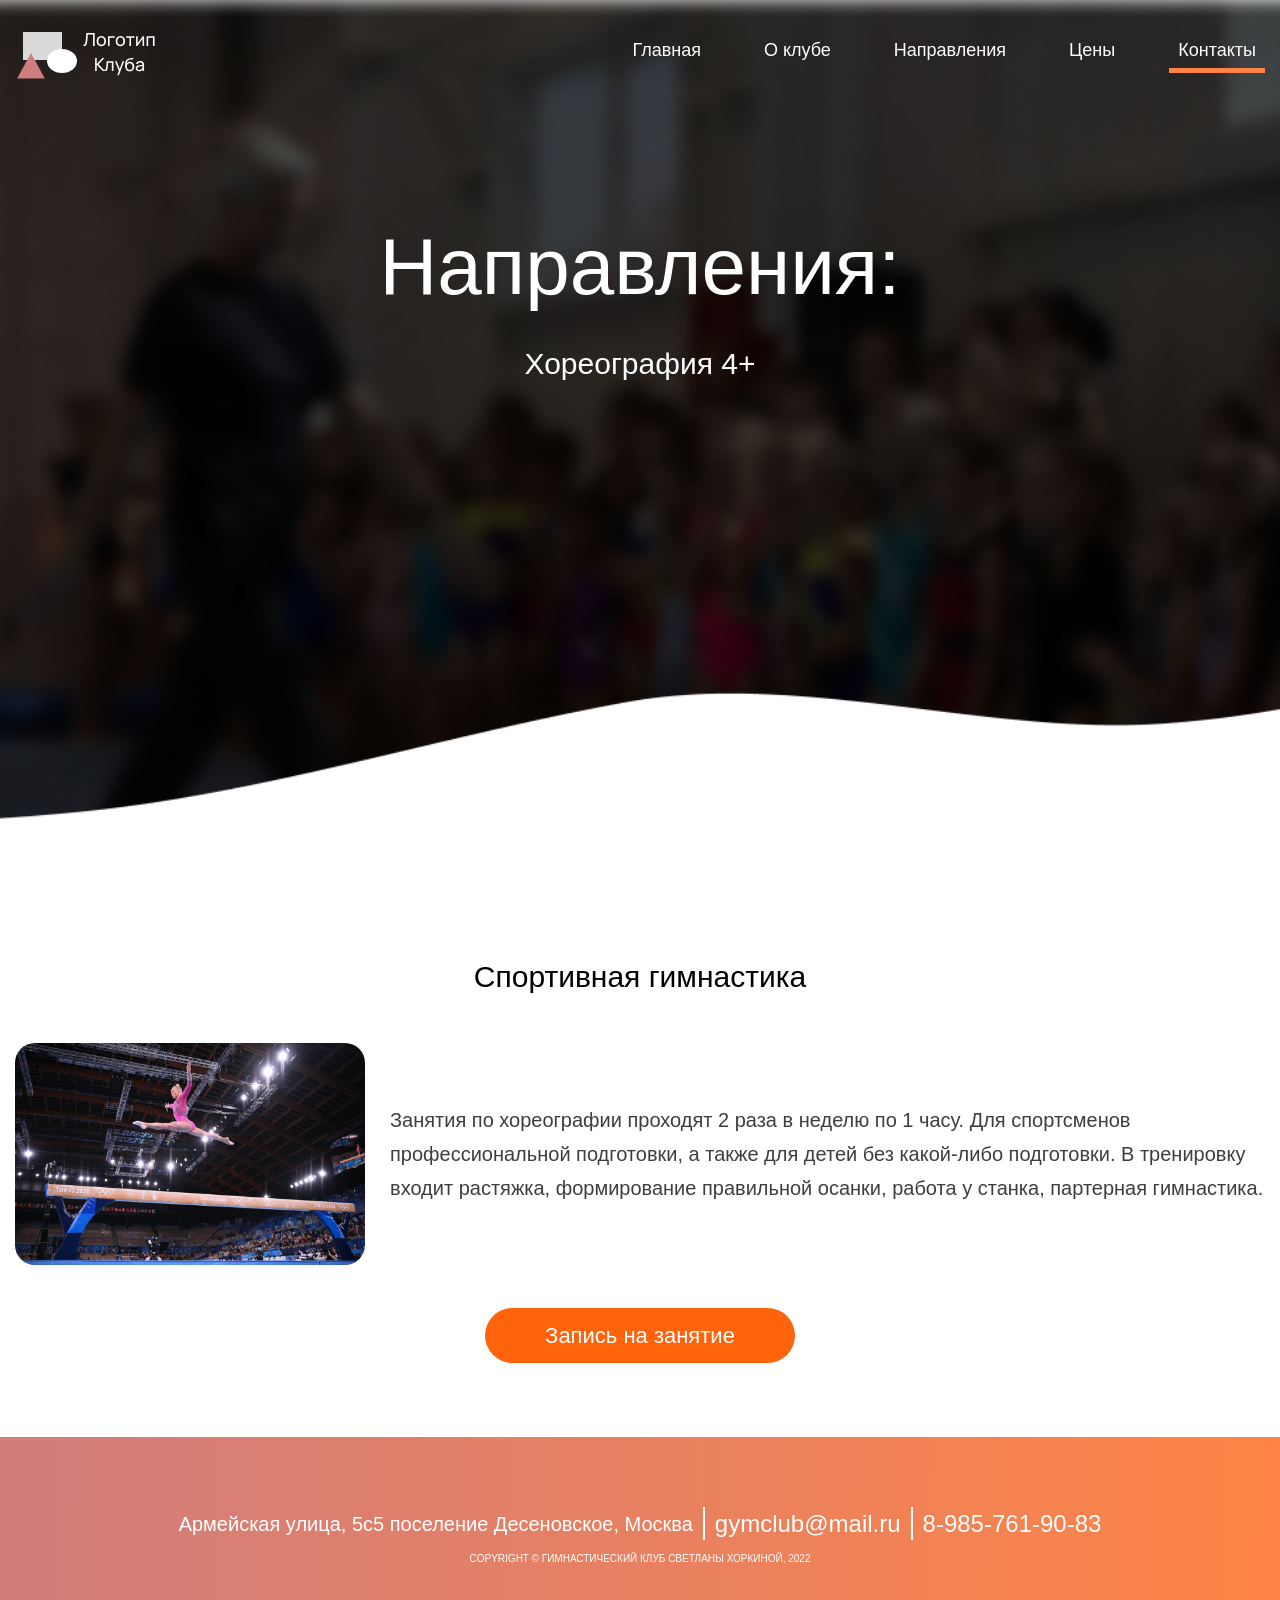
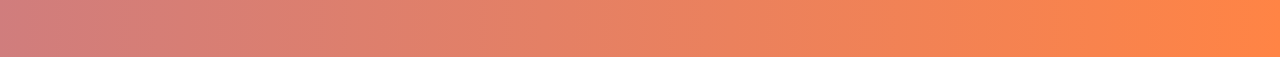
<file: horeog.html>
<!DOCTYPE html>
<html lang="en">
<head>
    <meta charset="UTF-8">
    <meta http-equiv="X-UA-Compatible" content="IE=edge">
    <meta name="viewport" content="width=device-width, initial-scale=1.0">
    <link rel="stylesheet" href="css/resets.css">
    <link rel="stylesheet" href="css/main.css">
    <title>Хореография 4+</title>
</head>
<body>
    <header class="about_header">
        <div class="container">
            <div class="header_top">
                <img src="./images/лжелого.svg" alt="Лого">
                <nav class="header_top__nav">
                    <div class="menuToggle icon">
                        <div class="hamburger"></div>
                    </div>
                    <ul class="header_top__ul">
                        <li class="header_top__item">
                            <a href="./index.html">Главная</a>
                        </li>
                        <li class="header_top__item">
                            <a href="./about.html">О клубе</a>
                        </li>
                        <li class="header_top__item dir_menu_list">
                            <a href="#">Направления</a>
                        </li>
                        <li class="header_top__item">
                            <a href="./price.html">Цены</a>
                        </li>
                        <li class="header_top__item active">
                            <a href="./contacts.html">Контакты</a>
                        </li>
                    </ul>
                    <div class="hide_links hide">
                        <a href="./sport_gym.html">Спортивная гимнастика для детей</a>
                        <a href="./prof_gym.html">Профессиональная спортивная гинастика</a>
                        <a href="./akr.html">Акробатика</a>
                        <a href="./teamgym.html">Командная гимнастика (Teamgym)</a>
                        <a href="./akr18.html">Занятия 18+</a>
                        <a href="./horeog.html">Хореография</a>
                    </div>
                </nav>
            </div>
            <div class="secstr_title">
                <h1>Направления:<br><span class="secstr_title_mins">Хореография 4+</span></h1>
            </div>
        </div>
    </header>
    <main>
        <section class="sg_content">
            <div class="container">
                <h2 class="section_title">Спортивная гимнастика</h2>
                <div class="sg_content__inf">
                    <img src="./images/sport_gym.jpg" alt="">
                    <p>Занятия по хореографии проходят 2 раза в неделю по 1 часу. Для спортсменов профессиональной подготовки, а также для детей без какой-либо подготовки. В тренировку входит растяжка, формирование правильной осанки, работа у станка, партерная гимнастика. </p>
                </div>
                <div class="main_btn_block">
                    <a href="#" class="main_btn">Запись на занятие</a>
                </div>
            </div>
        </section>
    </main>
    <footer class="footer">
        <div class="footer__contacts">
            <p>Армейская улица, 5с5 поселение Десеновское, Москва</p>
            <div class="footer__contacts_line"></div>
            <a href="mailto:">gymclub@mail.ru</a>
            <div class="footer__contacts_line"></div>
            <a href="tel:+79857619083">8-985-761-90-83</a>
        </div>
        <p class="footer__copy">COPYRIGHT © ГИМНАСТИЧЕСКИЙ КЛУБ СВЕТЛАНЫ ХОРКИНОЙ, 2022</p>
    </footer>
    <script src="https://ajax.googleapis.com/ajax/libs/jquery/3.6.0/jquery.min.js"></script>
    <script src="./js/main.js"></script>
</body>
</html>
</file>
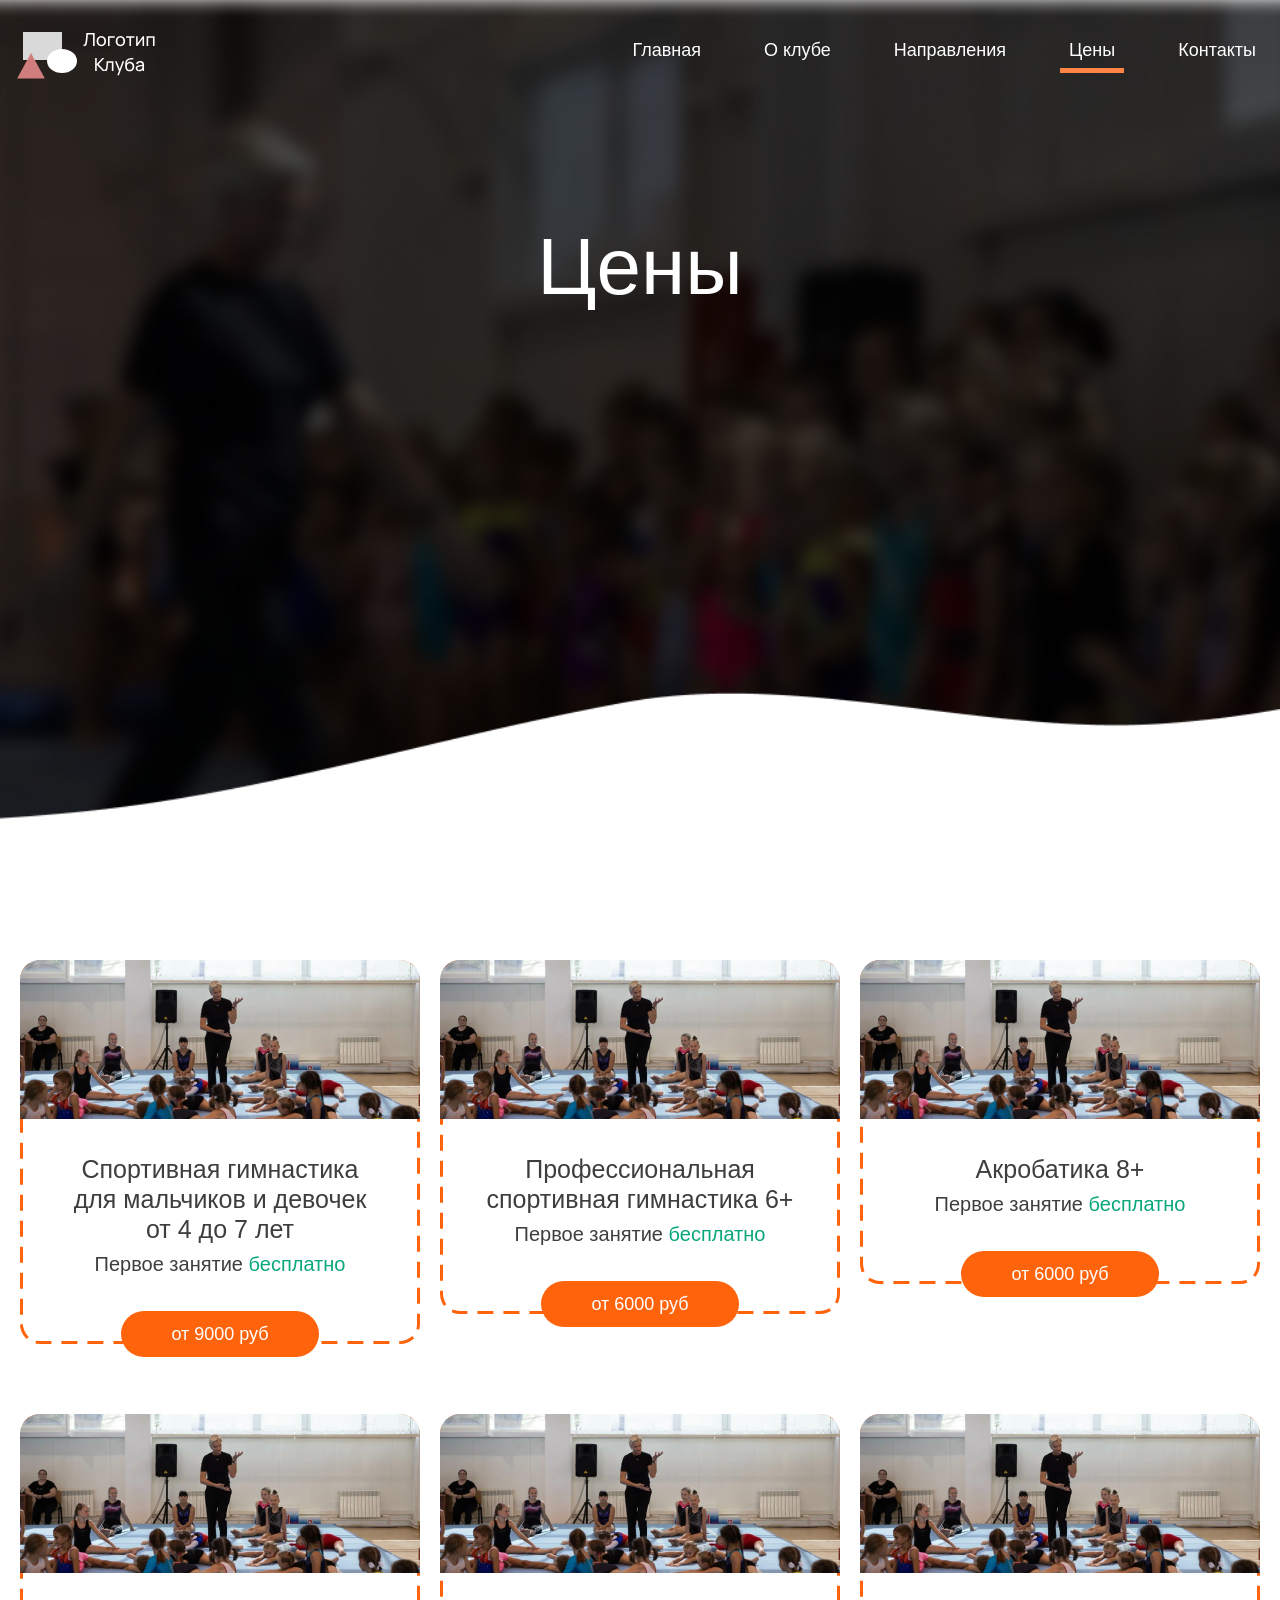
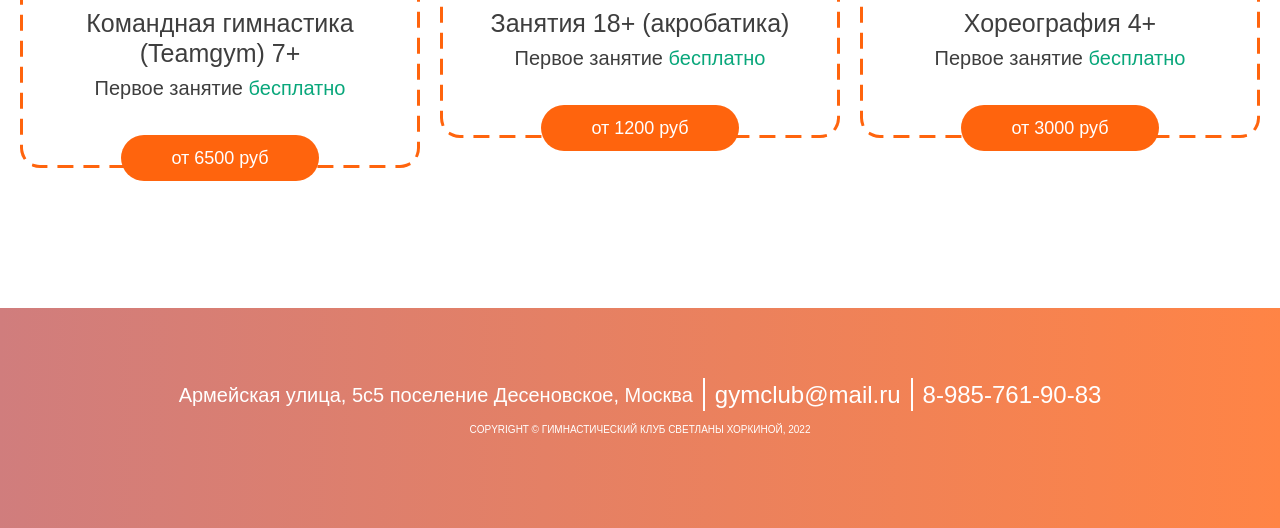
<file: price.html>
<!DOCTYPE html>
<html lang="en">
<head>
    <meta charset="UTF-8">
    <meta http-equiv="X-UA-Compatible" content="IE=edge">
    <meta name="viewport" content="width=device-width, initial-scale=1.0">
    <link rel="stylesheet" href="css/resets.css">
    <link rel="stylesheet" href="css/main.css">
    <title>Document</title>
</head>
<body>
    <header class="about_header">
        <div class="container">
            <div class="header_top">
                <img src="./images/лжелого.svg" alt="Лого">
                <nav class="header_top__nav">
                    <div class="menuToggle icon">
                        <div class="hamburger"></div>
                    </div>
                    <ul class="header_top__ul">
                        
                        <li class="header_top__item">
                            <a href="./index.html">Главная</a>
                        </li>
                        <li class="header_top__item">
                            <a href="./about.html">О клубе</a>
                        </li>
                        <li class="header_top__item dir_menu_list">
                            <a href="#">Направления</a>
                        </li>
                        <li class="header_top__item active">
                            <a href="./price.html">Цены</a>
                        </li>
                        <li class="header_top__item">
                            <a href="./contacts.html">Контакты</a>
                        </li>
                    </ul>
                    <div class="hide_links hide">
                        <a href="./sport_gym.html">Спортивная гимнастика для детей</a>
                        <a href="./prof_gym.html">Профессиональная спортивная гинастика</a>
                        <a href="./akr.html">Акробатика</a>
                        <a href="./teamgym.html">Командная гимнастика (Teamgym)</a>
                        <a href="./akr18.html">Занятия 18+</a>
                        <a href="./horeog.html">Хореография</a>
                    </div>
                </nav>
            </div>
            <div class="secstr_title">
                <h1>Цены</h1>
            </div>
        </div>
    </header>
    <main>
        <section class="prices">
            <div class="container">
                <div class="prices__list">
                    <div class="prices__item">
                        <img src="./images/price_photo1.png " alt="">
                        <h3 class="prices__item_name">Спортивная гимнастика для мальчиков и девочек от 4 до 7 лет</h3>
                        <p>Первое занятие <span class="green_text">бесплатно</span></p>
                        <a href="./sport_gym.html" class="sec_btn">от 9000 руб </a>
                    </div>
                    <div class="prices__item">
                        <img src="./images/price_photo1.png " alt="">
                        <h3 class="prices__item_name">Профессиональная спортивная гимнастика 6+</h3>
                        <p>Первое занятие <span class="green_text">бесплатно</span></p>
                        <a href="./prof_gym.html" class="sec_btn">от 6000 руб </a>
                    </div>
                    <div class="prices__item">
                        <img src="./images/price_photo1.png " alt="">
                        <h3 class="prices__item_name">Акробатика  8+</h3>
                        <p>Первое занятие <span class="green_text">бесплатно</span></p>
                        <a href="./akr.html" class="sec_btn">от 6000 руб </a>
                    </div>
                    <div class="prices__item">
                        <img src="./images/price_photo1.png " alt="">
                        <h3 class="prices__item_name">Командная гимнастика (Teamgym) 7+</h3>
                        <p>Первое занятие <span class="green_text">бесплатно</span></p>
                        <a href="./teamgym.html" class="sec_btn">от 6500 руб </a>
                    </div>
                    <div class="prices__item">
                        <img src="./images/price_photo1.png " alt="">
                        <h3 class="prices__item_name">Занятия 18+ (акробатика)</h3>
                        <p>Первое занятие <span class="green_text">бесплатно</span></p>
                        <a href="./akr18.html" class="sec_btn">от 1200 руб </a>
                    </div>
                    <div class="prices__item">
                        <img src="./images/price_photo1.png " alt="">
                        <h3 class="prices__item_name">Хореография 4+</h3>
                        <p>Первое занятие <span class="green_text">бесплатно</span></p>
                        <a href="./horeog.html" class="sec_btn">от 3000 руб </a>
                    </div>
                </div>
            </div>
        </section>
    </main>
    <footer class="footer">
        <div class="footer__contacts">
            <p>Армейская улица, 5с5 поселение Десеновское, Москва</p>
            <div class="footer__contacts_line"></div>
            <a href="mailto:">gymclub@mail.ru</a>
            <div class="footer__contacts_line"></div>
            <a href="tel:+79857619083">8-985-761-90-83</a>
        </div>
        <p class="footer__copy">COPYRIGHT © ГИМНАСТИЧЕСКИЙ КЛУБ СВЕТЛАНЫ ХОРКИНОЙ, 2022</p>
    </footer>
    <script src="https://ajax.googleapis.com/ajax/libs/jquery/3.6.0/jquery.min.js"></script>
    <script src="./js/main.js"></script>
</body>
</html>
</file>
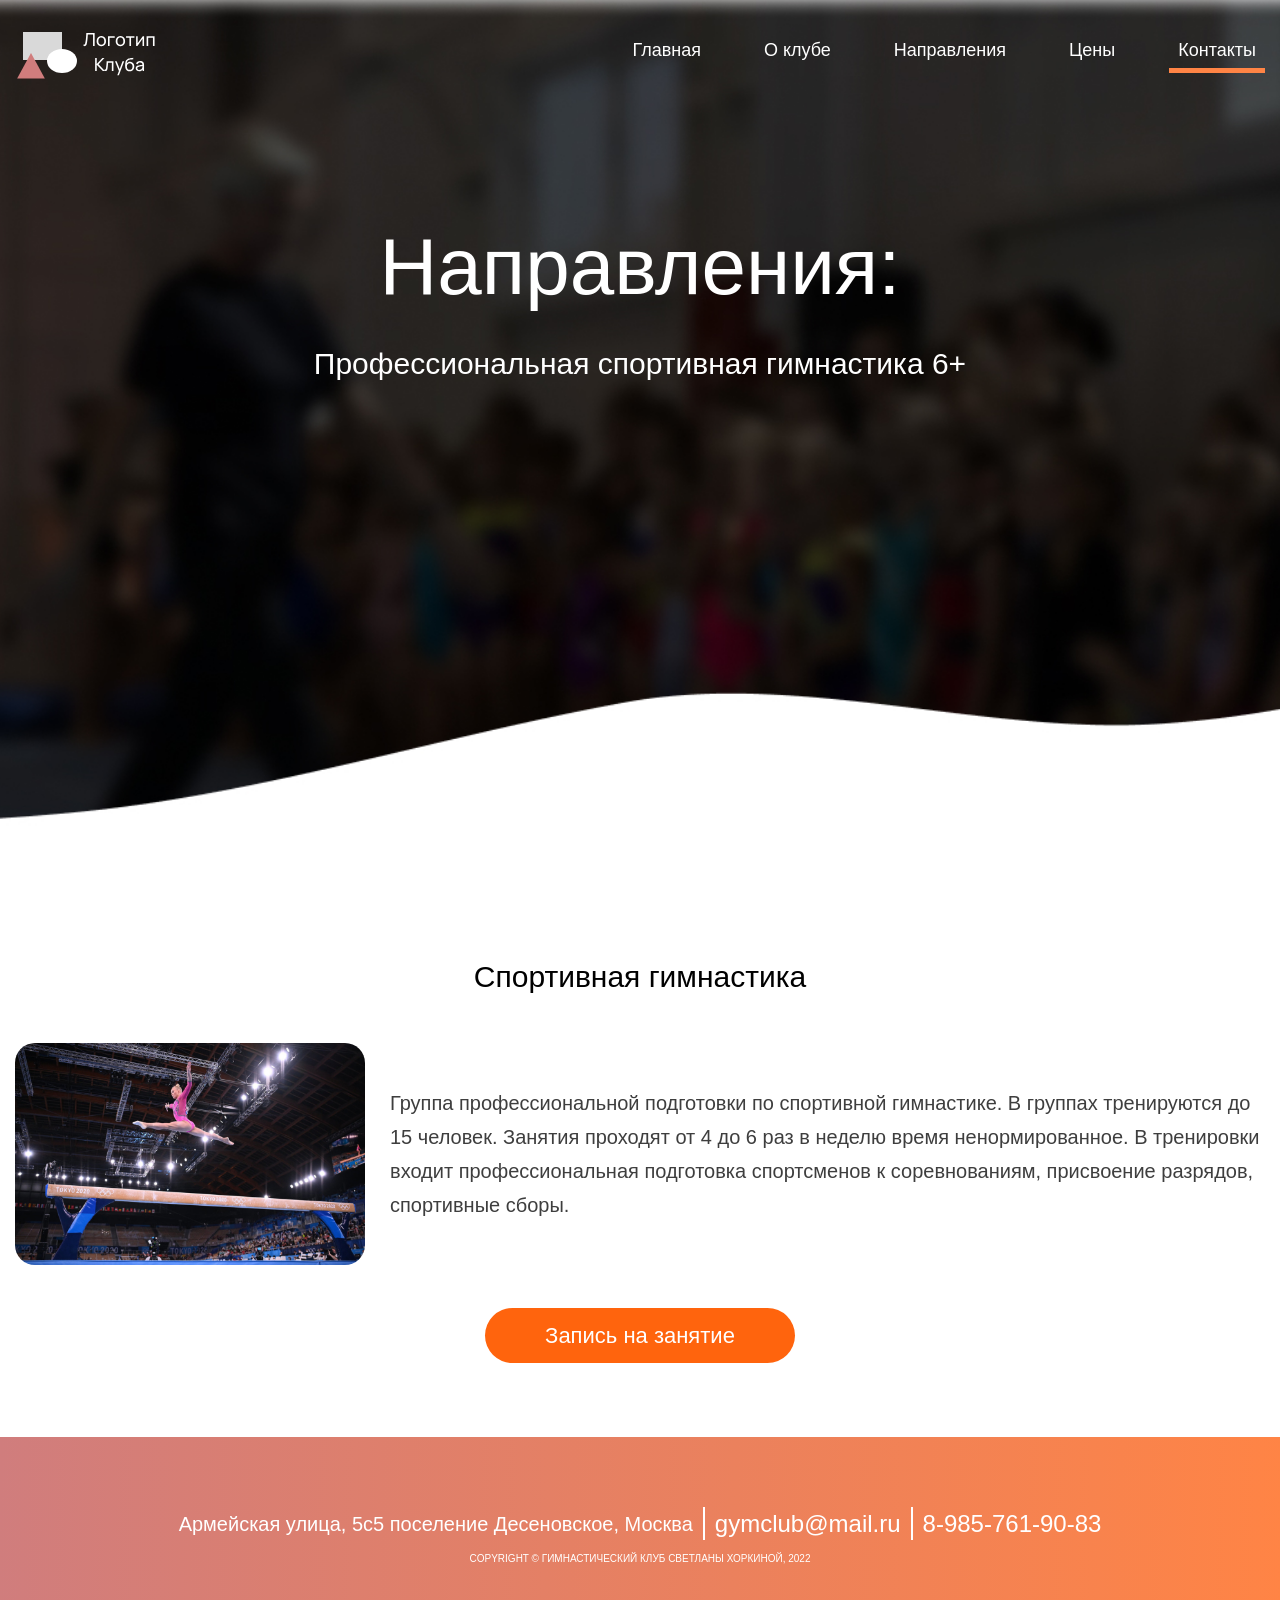
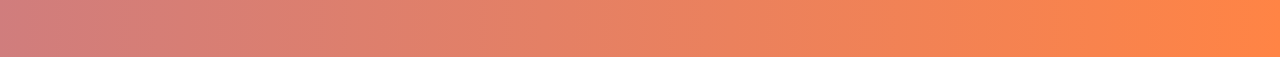
<file: prof_gym.html>
<!DOCTYPE html>
<html lang="en">
<head>
    <meta charset="UTF-8">
    <meta http-equiv="X-UA-Compatible" content="IE=edge">
    <meta name="viewport" content="width=device-width, initial-scale=1.0">
    <link rel="stylesheet" href="css/resets.css">
    <link rel="stylesheet" href="css/main.css">
    <title>Профессиональная спортивная гимнастика 6+</title>
</head>
<body>
    <header class="about_header">
        <div class="container">
            <div class="header_top">
                <img src="./images/лжелого.svg" alt="Лого">
                <nav class="header_top__nav">
                    <div class="menuToggle icon">
                        <div class="hamburger"></div>
                    </div>
                    <ul class="header_top__ul">
                        
                        <li class="header_top__item">
                            <a href="./index.html">Главная</a>
                        </li>
                        <li class="header_top__item">
                            <a href="./about.html">О клубе</a>
                        </li>
                        <li class="header_top__item dir_menu_list">
                            <a href="#">Направления</a>
                        </li>
                        <li class="header_top__item">
                            <a href="./price.html">Цены</a>
                        </li>
                        <li class="header_top__item active">
                            <a href="./contacts.html">Контакты</a>
                        </li>
                    </ul>
                    <div class="hide_links hide">
                        <a href="./sport_gym.html">Спортивная гимнастика для детей</a>
                        <a href="./prof_gym.html">Профессиональная спортивная гинастика</a>
                        <a href="./akr.html">Акробатика</a>
                        <a href="./teamgym.html">Командная гимнастика (Teamgym)</a>
                        <a href="./akr18.html">Занятия 18+</a>
                        <a href="./horeog.html">Хореография</a>
                    </div>
                </nav>
            </div>
            <div class="secstr_title">
                <h1>Направления:<br><span class="secstr_title_mins">Профессиональная спортивная гимнастика 6+</span></h1>
            </div>
        </div>
    </header>
    <main>
        <section class="sg_content">
            <div class="container">
                <h2 class="section_title">Спортивная гимнастика</h2>
                <div class="sg_content__inf">
                    <img src="./images/sport_gym.jpg" alt="">
                    <p>Группа профессиональной подготовки по спортивной гимнастике. В группах тренируются до 15 человек. Занятия проходят от 4 до 6 раз в неделю время ненормированное. В тренировки входит профессиональная подготовка спортсменов к соревнованиям, присвоение разрядов, спортивные сборы.</p>
                </div>
                <div class="main_btn_block">
                    <a href="#" class="main_btn">Запись на занятие</a>
                </div>
            </div>
        </section>
    </main>
    <footer class="footer">
        <div class="footer__contacts">
            <p>Армейская улица, 5с5 поселение Десеновское, Москва</p>
            <div class="footer__contacts_line"></div>
            <a href="mailto:">gymclub@mail.ru</a>
            <div class="footer__contacts_line"></div>
            <a href="tel:+79857619083">8-985-761-90-83</a>
        </div>
        <p class="footer__copy">COPYRIGHT © ГИМНАСТИЧЕСКИЙ КЛУБ СВЕТЛАНЫ ХОРКИНОЙ, 2022</p>
    </footer>
    <script src="https://ajax.googleapis.com/ajax/libs/jquery/3.6.0/jquery.min.js"></script>
    <script src="./js/main.js"></script>
</body>
</html>
</file>
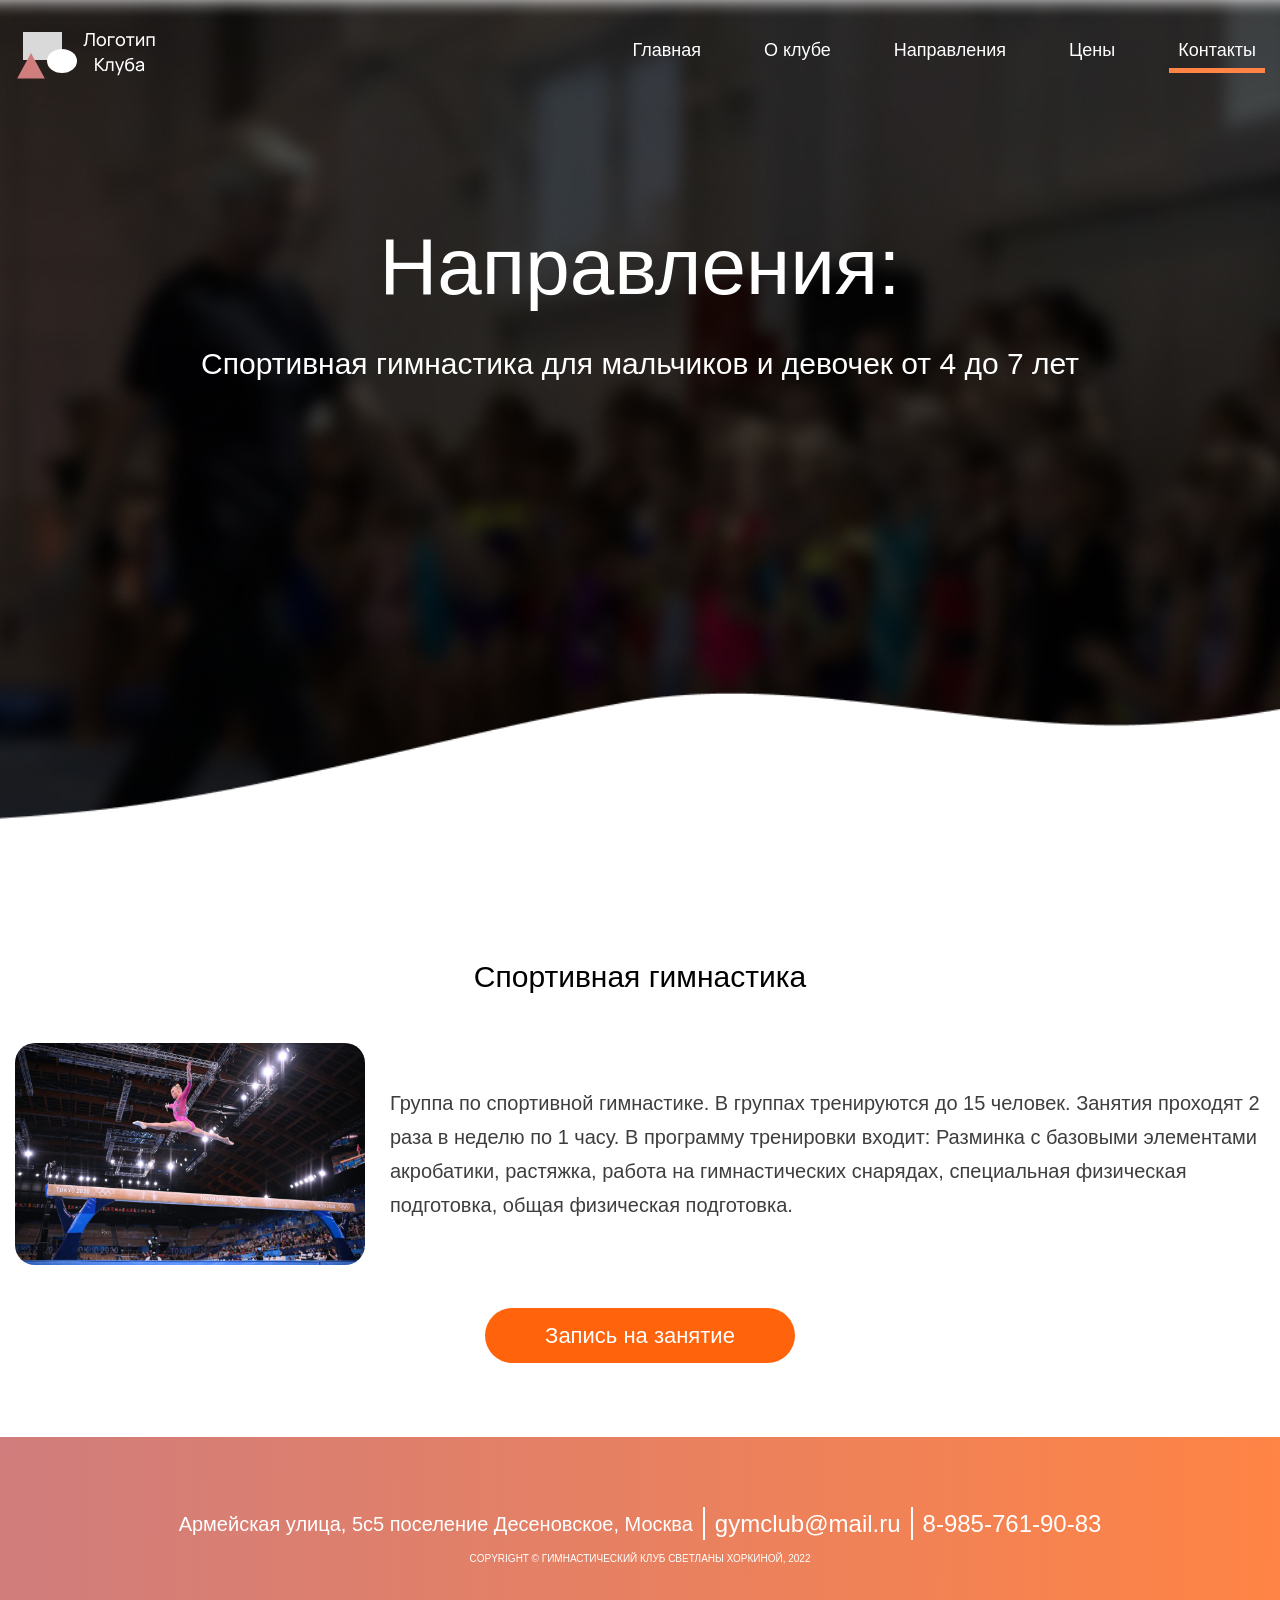
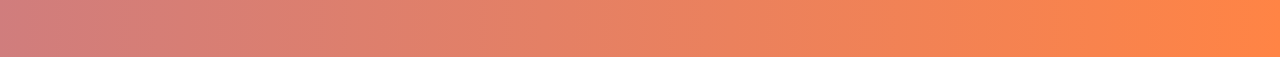
<file: sport_gym.html>
<!DOCTYPE html>
<html lang="en">
<head>
    <meta charset="UTF-8">
    <meta http-equiv="X-UA-Compatible" content="IE=edge">
    <meta name="viewport" content="width=device-width, initial-scale=1.0">
    <link rel="stylesheet" href="css/resets.css">
    <link rel="stylesheet" href="css/main.css">
    <title>Спортивная гимнастика для мальчиков и девочек от 4 до 7 лет</title>
</head>
<body>
    <header class="about_header">
        <div class="container">
            <div class="header_top">
                <img src="./images/лжелого.svg" alt="Лого">
                <nav class="header_top__nav">
                    <div class="menuToggle icon">
                        <div class="hamburger"></div>
                    </div>
                    <ul class="header_top__ul">
                        
                        <li class="header_top__item">
                            <a href="./index.html">Главная</a>
                        </li>
                        <li class="header_top__item">
                            <a href="./about.html">О клубе</a>
                        </li>
                        <li class="header_top__item dir_menu_list">
                            <a href="#">Направления</a>
                        </li>
                        <li class="header_top__item">
                            <a href="./price.html">Цены</a>
                        </li>
                        <li class="header_top__item active">
                            <a href="./contacts.html">Контакты</a>
                        </li>
                    </ul>
                    <div class="hide_links hide">
                        <a href="./sport_gym.html">Спортивная гимнастика для детей</a>
                        <a href="./prof_gym.html">Профессиональная спортивная гинастика</a>
                        <a href="./akr.html">Акробатика</a>
                        <a href="./teamgym.html">Командная гимнастика (Teamgym)</a>
                        <a href="./akr18.html">Занятия 18+</a>
                        <a href="./horeog.html">Хореография</a>
                    </div>
                </nav>
            </div>
            <div class="secstr_title">
                <h1>Направления:<br><span class="secstr_title_mins">Спортивная гимнастика для мальчиков и девочек от 4 до 7 лет</span></h1>
            </div>
        </div>
    </header>
    <main>
        <section class="sg_content">
            <div class="container">
                <h2 class="section_title">Спортивная гимнастика</h2>
                <div class="sg_content__inf">
                    <img src="./images/sport_gym.jpg" alt="">
                    <p>Группа по спортивной гимнастике. В группах тренируются до 15 человек. Занятия проходят 2 раза в неделю по 1 часу. В программу тренировки входит: Разминка с базовыми элементами акробатики, растяжка, работа на гимнастических снарядах, специальная физическая подготовка, общая физическая подготовка.</p>
                </div>
                <div class="main_btn_block">
                    <a href="#" class="main_btn">Запись на занятие</a>
                </div>
            </div>
        </section>
    </main>
    <footer class="footer">
        <div class="footer__contacts">
            <p>Армейская улица, 5с5 поселение Десеновское, Москва</p>
            <div class="footer__contacts_line"></div>
            <a href="mailto:">gymclub@mail.ru</a>
            <div class="footer__contacts_line"></div>
            <a href="tel:+79857619083">8-985-761-90-83</a>
        </div>
        <p class="footer__copy">COPYRIGHT © ГИМНАСТИЧЕСКИЙ КЛУБ СВЕТЛАНЫ ХОРКИНОЙ, 2022</p>
    </footer>
    <script src="https://ajax.googleapis.com/ajax/libs/jquery/3.6.0/jquery.min.js"></script>
    <script src="./js/main.js"></script>
</body>
</html>
</file>
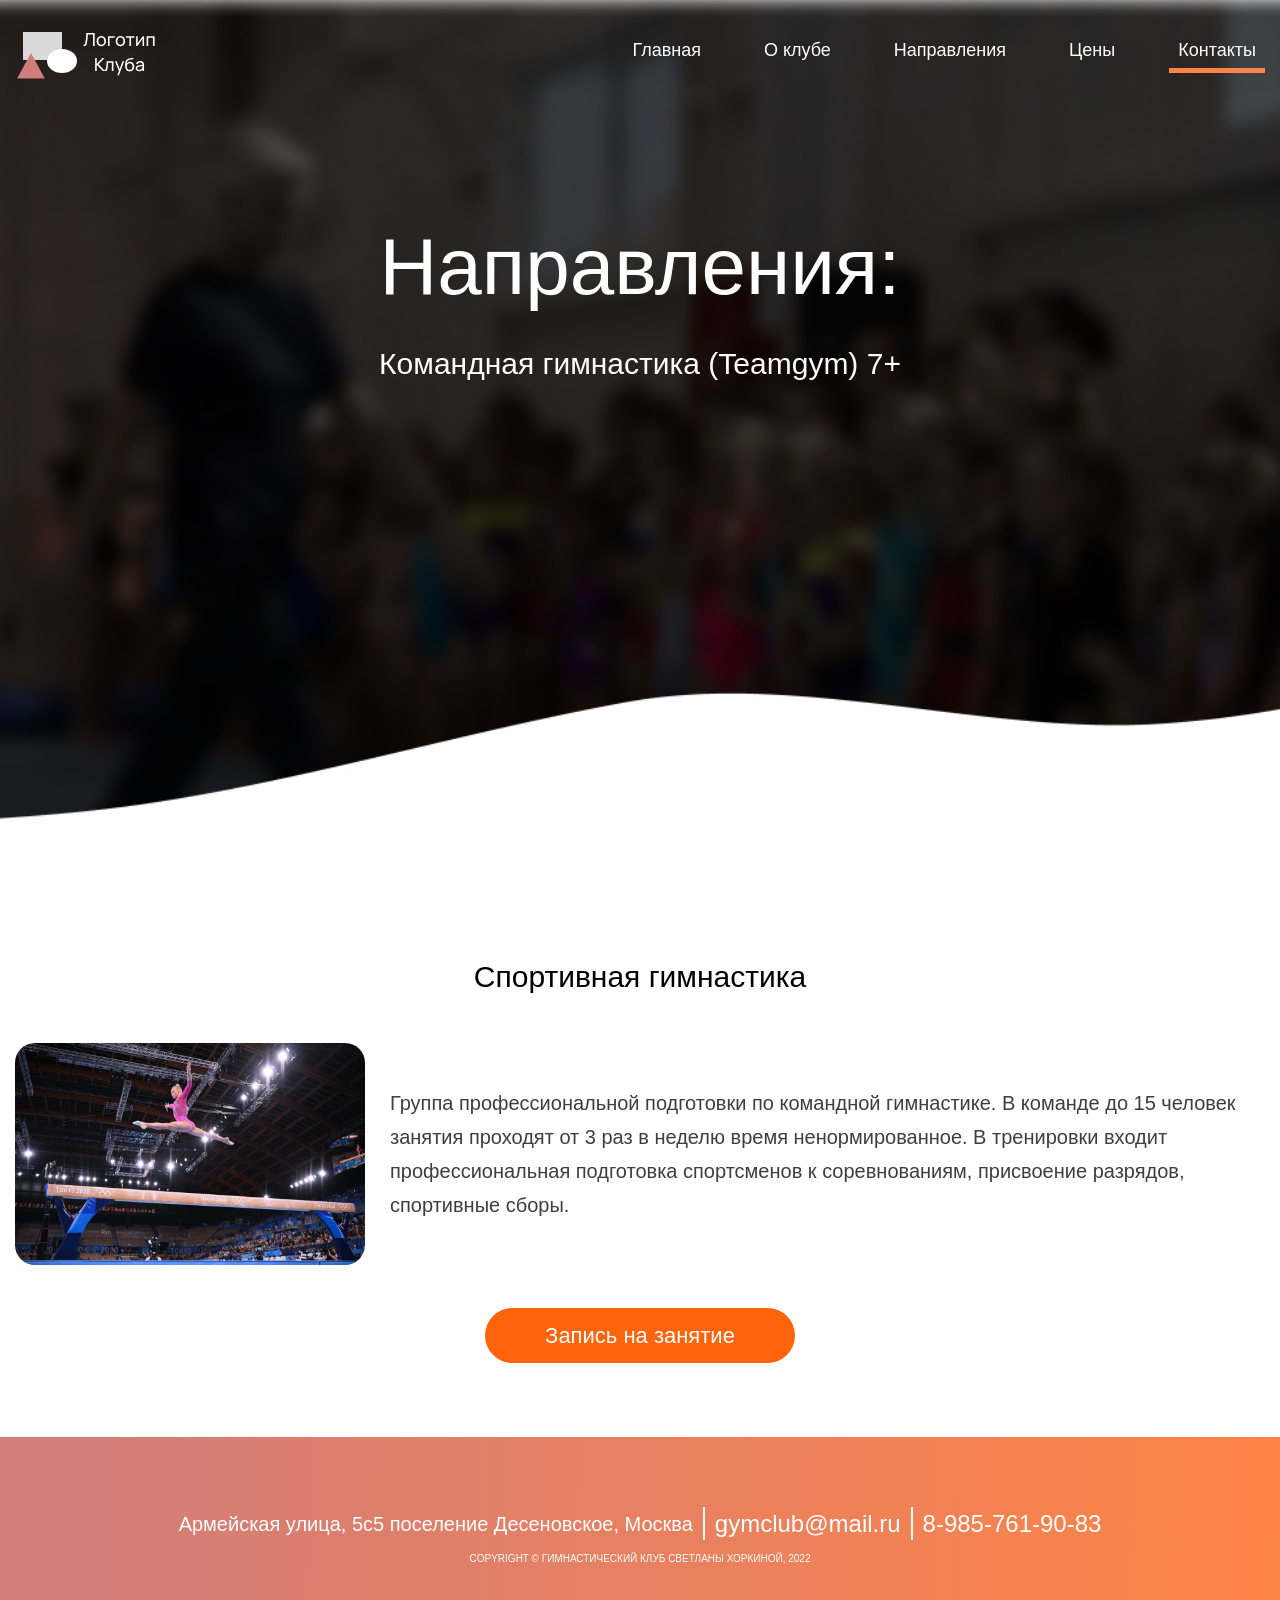
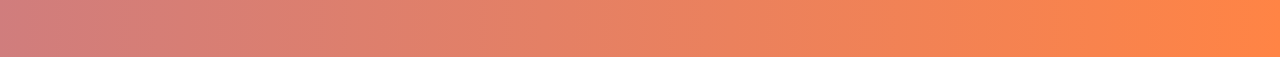
<file: teamgym.html>
<!DOCTYPE html>
<html lang="en">
<head>
    <meta charset="UTF-8">
    <meta http-equiv="X-UA-Compatible" content="IE=edge">
    <meta name="viewport" content="width=device-width, initial-scale=1.0">
    <link rel="stylesheet" href="css/resets.css">
    <link rel="stylesheet" href="css/main.css">
    <title>Командная гимнастика (Teamgym) 7+</title>
</head>
<body>
    <header class="about_header">
        <div class="container">
            <div class="header_top">
                <img src="./images/лжелого.svg" alt="Лого">
                <nav class="header_top__nav">
                    <div class="menuToggle icon">
                        <div class="hamburger"></div>
                    </div>
                    <ul class="header_top__ul">
                        <li class="header_top__item">
                            <a href="./index.html">Главная</a>
                        </li>
                        <li class="header_top__item">
                            <a href="./about.html">О клубе</a>
                        </li>
                        <li class="header_top__item dir_menu_list">
                            <a href="#">Направления</a>
                        </li>
                        <li class="header_top__item">
                            <a href="./price.html">Цены</a>
                        </li>
                        <li class="header_top__item active">
                            <a href="./contacts.html">Контакты</a>
                        </li>
                    </ul>
                    <div class="hide_links hide">
                        <a href="./sport_gym.html">Спортивная гимнастика для детей</a>
                        <a href="./prof_gym.html">Профессиональная спортивная гинастика</a>
                        <a href="./akr.html">Акробатика</a>
                        <a href="./teamgym.html">Командная гимнастика (Teamgym)</a>
                        <a href="./akr18.html">Занятия 18+</a>
                        <a href="./horeog.html">Хореография</a>
                    </div>
                </nav>
            </div>
            <div class="secstr_title">
                <h1>Направления:<br><span class="secstr_title_mins">Командная гимнастика (Teamgym) 7+</span></h1>
            </div>
        </div>
    </header>
    <main>
        <section class="sg_content">
            <div class="container">
                <h2 class="section_title">Спортивная гимнастика</h2>
                <div class="sg_content__inf">
                    <img src="./images/sport_gym.jpg" alt="">
                    <p>Группа профессиональной подготовки по командной гимнастике. В команде до 15 человек занятия проходят от 3 раз в неделю время ненормированное. В тренировки входит профессиональная подготовка спортсменов к соревнованиям, присвоение разрядов, спортивные сборы.</p>
                </div>
                <div class="main_btn_block">
                    <a href="#" class="main_btn">Запись на занятие</a>
                </div>
            </div>
        </section>
    </main>
    <footer class="footer">
        <div class="footer__contacts">
            <p>Армейская улица, 5с5 поселение Десеновское, Москва</p>
            <div class="footer__contacts_line"></div>
            <a href="mailto:">gymclub@mail.ru</a>
            <div class="footer__contacts_line"></div>
            <a href="tel:+79857619083">8-985-761-90-83</a>
        </div>
        <p class="footer__copy">COPYRIGHT © ГИМНАСТИЧЕСКИЙ КЛУБ СВЕТЛАНЫ ХОРКИНОЙ, 2022</p>
    </footer>
    <script src="https://ajax.googleapis.com/ajax/libs/jquery/3.6.0/jquery.min.js"></script>
    <script src="./js/main.js"></script>
</body>
</html>
</file>
<file: css/main.css>
@font-face {
    font-family: "Angry";
    src: url("./../fonts/Angry.otf") format("otf");
}

@font-face {
    font-family: "Helvetica";
    src: url("./../fonts/helvetica_bold.otf") format("otf");
    font-weight: 700;
}

@font-face {
    font-family: "Helvetica";
    src: url("./../fonts/helvetica_regular.otf") format("otf");
    font-weight: 400;
}

@font-face {
    font-family: "Helvetica";
    src: url("./../fonts/helvetica_light.otf") format("otf");
    font-weight: 200;
}



.hide{
    display: none !important;
}

body{
    font-family: 'Helvetica', sans-serif;
}

.secstr_title{
    font-family: "Angry", sans-serif;
    font-size: 80px;
    color: #fff;
    text-align: center;
    padding-top: 60px;
}

.secstr_title_mins{
    font-size: 30px;
    line-height: 45px;
}

.owl-dots{
    display: flex;
    justify-content: center;
    gap: 7px;
}

.coaches{
    padding-bottom: 0;
}

.coaches__plac{
    padding: 30px 0;
    background: url("./../images/IMG_1004.jpg") no-repeat center top /cover;
}

.coaches__plac>p{
    width: 100%;
    max-width: 700px;
    text-align: center;
    font-size: 40px;
    line-height: 60px;
    color: #fff;
    display: block;
    margin: 0 auto;
}

.owl-dot{
    height: 15px !important;
    width: 15px !important;
    background-color: #D9D9D9 !important;
    border-radius: 50%;
}

.owl-dot.active{
    background-color: #09A77B !important;
}

footer{
    background: linear-gradient(91.08deg, #D07D7D 0%, #FF8445 100%);
    min-height: 220px;
    margin-top: 30px;
    color: #fff;
}

.footer__contacts{
    display: flex;
    align-items: center;
    justify-content: center;
    padding-top: 70px;
    gap: 10px;
    margin-bottom: 14px;
}

.footer__contacts>p{
    font-size: 20px;
}

.footer__contacts>a{
    font-size: 24px;
    color: #fff;
}

.footer__copy{
    font-size: 10px;
    text-align: center;
}

.footer__contacts_line{
    width: 2px;
    height: 33px;
    background-color: #fff;
}

.container{
    max-width: 1310px;
    padding: 0 15px;
    width: 100%;
    margin: 0 auto;
}

section{
    padding-top: 60px;
    padding-bottom: 60px;
}

.section_title{
    text-align: center;
    font-family: 'Angry', sans-serif;
    font-size: 30px;
    margin-bottom: 50px;
    line-height: 33px;
}

.main_btn_block{
    text-align: center;
}

.main_btn{
    padding: 15px 60px;
    background-color: #FF640D;
    border-radius: 50px;
    color: #fff;
    font-size: 22px;
    transition: all .2s ease;
}

.main_btn:hover{
    background-color: #FF8947;
}

.hide_links{
    display: flex;
    flex-direction: column;
    align-items: flex-start;
    position: absolute;
    right: 130px;
}

.header_top__nav{
    position: relative;
}

.hide_links>a{
    display: inline-block;
    padding: 10px 10px;
    width: 350px;
    background-color: #fff;
    color: #3E3E3E;
    border-bottom: 1px solid #000;
}

.hide_links>a:hover{
    background-color: rgb(235, 235, 235);
}

.sec_btn{
    padding: 13px 50px;
    background-color: #FF640D;
    border-radius: 50px;
    color: #fff;
    font-size: 18px;
    box-sizing: content-box;
    transition: all .2s ease;
}

.sec_btn:hover{
    background-color: #FF8947;
}

.index_header{
    height: 100vh;
    min-height: 750px;
    background: linear-gradient(180deg, rgba(0, 0, 0, 0.7) 71.35%, #FFFFFF 220%), url("./../images/main_bg_1.jpg") no-repeat center /cover;
    /* filter: blur(10px); */
    
}

.header_top__ul{
    display: flex;
    gap: 45px;
}

.header_top__ul a{
    color: #FFFFFF;
    font-family: 'Helvetica', sans-serif;
    font-weight: 200;
    font-size: 18px;
    text-align: center;
}

.header_top__item.active{
    border-bottom: 5px solid #FF8445;
}

.header_top__item{
    padding: 0 9px 9px 9px;
    border-bottom: 0px solid #FF8445;
    transition: all .1s ease;
}

.header_top__item:hover{
    border-bottom: 5px solid #ffb28c;
}

.header_top{
    display: flex;
    align-items: center;
    justify-content: space-between;
    margin-bottom: 80px;
    padding-top: 27px;
}

.index_header__center{
    max-width: 1024px;
    width: 100%;
    margin: 0 auto;
    margin-bottom: 60px;
}

.index_header__center_nums{
    display: flex;
    align-items: center;
    justify-content: space-around;
    /* justify-content: center; */
    /* gap: 160px; */
}

.index_header__center_nums_item{
    padding: 15px 35px;
    border: 2px solid #09A77B;
    border-radius: 100px;
    font-size: 20px;
    text-align: center;
    color: #fff;
}

.index_header__center_nums_dif{
    font-family: 'Angry', sans-serif;
    font-size: 40px;
}

.index_header__center>img{
    display: block;
    margin: 0 auto;
    width: 100%;
}

.news__slider{
    display: flex;
    align-items: center;
    justify-content: space-between;
}

.news__slider_item{
    position: relative;
    display: flex;
    align-items: center;
    flex-direction: column;
    margin-bottom: 20px;
}

.news__slider_title{
    position: absolute;
    top: 50%;
    transform: translateY(-50%);
    font-size: 26px;
    color: #fff;
    padding: 33px;
    width: 328px;
    line-height: 36px;
}

.news__slider_img_box{
    display: inline-block;
    background-color: #000;
    border-radius: 27px;
    border: 3px solid #09A77B;
}

.news__slider_item img{
    border-radius: 27px;
    opacity: 0.3;
}

.news__slider_item>.sec_btn{
    margin-top: -22px;
    z-index: 9999;
}

.coaches__slider{
    display: flex;
    align-items: center;
    justify-content: space-between;
    color: #3E3E3E;
}

.coaches__slider_item{
    display: flex;
    align-items: center;
    gap: 23px;
}

.coaches__slider_item>img{
    border-radius: 20px 0px 0px 20px;
}

.coaches__slider_item_inf{
    padding: 40px 32px 40px 40px;
    max-width: 500px;
    min-width: 300px;
    width: 100%;
    background-image: url("data:image/svg+xml,%3csvg width='100%25' height='100%25' xmlns='http://www.w3.org/2000/svg'%3e%3crect width='100%25' height='100%25' fill='none' stroke='%23FF640DFF' stroke-width='6' stroke-dasharray='10%2c 20' stroke-dashoffset='0' stroke-linecap='square'/%3e%3c/svg%3e");
}

.coaches__slider_item_name{
    font-weight: bold;
    font-size: 34px;
    margin-bottom: 11px;
}

.coaches__slider_item_type{
    display: inline-block;
    padding: 8px 22px;
    color: #000;
    font-size: 12px;
    background: rgba(9, 167, 123, 0.28);
    border-radius: 10px;
    margin-bottom: 11px;
}

.coaches__slider_item_about{
    font-size: 15px;
    line-height: 21px;
}

.main_contacts_block{
    margin: 0 auto;
    width: 692px;
    height: 471px;
    background: url("./../images/main_contacts_bg.png") no-repeat center;
    padding-top: 85px;
}

.main_contacts_block_line{
    text-align: center;
    margin-bottom: 25px;
}

.main_contacts_block_line>p{
    color: #3e3e3e;
    font-size: 28px;
    margin-bottom: 10px;
}

.main_contacts_block_line>a{
    color: #3e3e3e;
    font-size: 24px;
    font-weight: bold;
}

/* о клубе */

.about_header{
    background: url("./../images/sec_str_header_bg.jpg") no-repeat center top /cover;
    height: 100vh;
}

.green_text{
    color: #09A77B;
}

.prices__list{
    display: flex;
    justify-content: space-between;
    align-items: start;
    flex-wrap: wrap;
}

.prices__item{
    display: inline-block;
    background-image: url("data:image/svg+xml,%3csvg width='100%25' height='100%25' xmlns='http://www.w3.org/2000/svg'%3e%3crect width='100%25' height='100%25' fill='none' rx='20' ry='20' stroke='%23FF640DFF' stroke-width='6' stroke-dasharray='10%2c 16' stroke-dashoffset='0' stroke-linecap='square'/%3e%3c/svg%3e");
    border-radius: 20px;
    margin-bottom: 50px;
}

.prices__item>img{
    margin-bottom: 35px;
}

.prices__item{
    color: #3E3E3E;
    font-size: 25px;
    text-align: center;
}

.prices__item>p{
    font-size: 20px;
    margin-top: 10px;
    margin-bottom: 45px;
}

.prices__item_name{
    max-width: 310px;
    display: block;
    margin: 0 auto;
    line-height: 30px;
}

/* .prices__item_name_min{
    font-size: 16px;
} */

.invite__content{
    position: relative;
    height: 611px;
}

.invite__content_left{
    position: relative;
    z-index: 9999;
}

.invite__bg_line{
    position: absolute;
    bottom: 0;
    left: 0;
    height: 275px;
    width: 100vw;
    background-color: #09A77B;
    z-index: 1;
}

.invite__content_right{
    position: relative;
}

.invite__content_right_copy{
    margin-bottom: 25px;
}

.invite__content_right_copy>img{
    margin-left: -35px;
}

.invite__content_right_copy>p{
    font-family: 'Open Sans';
    font-style: italic;
    font-weight: 400;
    font-size: 18px;
    line-height: 25px;
    max-width: 480px;
}

.invite__content_right_hor{
    position: absolute;
    bottom: 100px;
    z-index: 999;
}

.invite__content_right_hor h2{
    font-size: 34px;
    font-weight: bold;
    color: #fff;
    margin-bottom: 20px;
}

.invite__content_right_hor p{
    color: #fff;
    font-size: 16px;
    font-weight: normal;
    line-height: 22px;
}

.invite__content_twos{
    display: flex;
    justify-content: center;
    gap: 60px;
}

.invite__content_right_inv_link{
    width: 88px;
    display: flex;
    flex-direction: column;
    align-items: center;
    gap: 7px;
}

.invite__content_right_inv_btn{
    display: block;
    background: #09A77B;
    box-shadow: inset 0px -10px 20px rgba(0, 0, 0, 0.25), inset 0px 10px 20px rgba(0, 0, 0, 0.25);
    border-radius: 50%;
    width: 75px;
    height: 75px;
    display: grid;
    align-items: center;
    justify-content: center;
    transition: all .2s ease;
}

.invite__content_right_inv_link{
    text-align: center;
}

.invite__content_right_inv_btn>img{
    margin-left: 3px;
}

.invite__content_right_inv_btn:hover{
    background: #22bb90;
}

.invite__content_right_inv_link_text{
    color: #3E3E3E;
    display: inline-block;
}

.about_clubinf__linewp>img{
    width: 330px;
    border-radius: 20px;
}

.about_clubinf__linewp{
    display: flex;
    align-items: center;
    gap: 40px;
    color: #3E3E3E;
    font-size: 20px;
    line-height: 30px;
    margin-bottom: 40px;
}

.contacts_main__blobs{
    display: flex;
    align-items: center;
    justify-content: center;
    gap: 50px;
    flex-wrap: wrap;
}

.contacts_main__blob{
    width: 466px;
    height: 374px;
    text-align: center;
    display: grid;
    align-items: center;
    justify-content: center;
}

.contacts_main__blob:nth-child(1){
    background: url("./../images/blob1.png") no-repeat center top /cover;
}
.contacts_main__blob:nth-child(2){
    background: url("./../images/blob2.png") no-repeat center top /cover;
    width: 520px;
    height: 400px;
}
.contacts_main__blob:nth-child(3){
    background: url("./../images/blob3.png") no-repeat center top /cover;
    width: 652px;
    height: 444px;
}

.contacts_main__blob_content>img{
    margin-bottom: 13px;
}

.contacts_main__blob_content>h3{
    font-family: "Angry", sans-serif;
    font-size: 30px;
    margin-bottom: 20px;
}

.contacts_main__blob_content>a{
    color: #3E3E3E;
    font-size: 24px;
}

.place__infline_address{
    padding-left: 30px;
    border-left: 3px solid #09A77B;
}

.place__infline_address>p:nth-child(1){
    font-size: 18px;
    margin-bottom: 8px;
}
.place__infline_address>p:nth-child(2){
    font-size: 22px;
}

.place__infline_time>p:nth-child(1){
    font-size: 18px;
    margin-bottom: 8px;
}
.place__infline_time>p:nth-child(2){
    font-size: 22px;
}

.place__infline{
    display: flex;
    align-items: flex-start;
    gap: 40px;
    margin-bottom: 50px;
}

.sg_content__inf{
    display: flex;
    align-items: center;
    gap: 25px;
    font-size: 20px;
    color: #3E3E3E;
    line-height: 34px;
    margin-bottom: 60px;
}

.sg_content__inf>img{
    width: 350px;
    border-radius: 20px;
}

.dir_menu_list:hover{
    border: none;
}

/* *{
    outline: 1px solid red;
} */

.icon {
    width: 25px;
    height: 25px;
    cursor: pointer;
    display: none;
}

.hamburger {
    transform: translate(-50%, -50%);
    transition: 0.5s;
    display: inline-block;
    margin-left: -20px;
}

.hamburger:before,
.hamburger:after {
    content: "";
    width: 40px;
    height: 4px;
    position: absolute;
    background: #fff;
    transition: 0.5s;
}

.hamburger:before {
    top: -7px;
}

.hamburger:after {
    top: 7px;
}

.icon.active .hamburger {
    background: rgba(0, 0, 0, 0);
}

.icon.active .hamburger:before {
    top: 0;
    transform: rotate(45deg);
}

.icon.active .hamburger:after {
    top: 0;
    transform: rotate(135deg);
}

@media (max-width: 1288px){
    .prices__list{
        justify-content: center;
        gap: 20px;
    }
}

@media (max-width: 1199px) {
}
  
@media (max-width: 991px) {
}
  
@media (max-width: 800px) {
    .footer__contacts{
        display: block;
        text-align: center;
    }

    .main_contacts_block{
        width: 100%;
        overflow: hidden;
    }

    .footer{
        padding-bottom: 50px;
    }

    .invite__content_right_copy>p{
        font-size: 16px;
    }

    .invite__content_right_hor{
        bottom: 70px;
    }

    .about_clubinf__linewp{
        display: block;
    }

    .about_clubinf__linewp>img{
        display: block;
        margin: 0 auto;
        margin-bottom: 20px;
    }
}

@media( max-width: 640px){

    .menuToggle{
        display: block;
    }
    .header_top__ul{
        display: none;
        position: absolute;
        right: 0px;
        top: 50px;
        background: #fdfdfd;
        width: 95vw;
        height: auto;
        padding-left: 15px;
    }
    .header_top__ul li{
        display: block;
        padding: 10px;
        border: none;
    }
    .header_top__ul a{
        color: #3E3E3E;
    }
    .header_top__ul li.active{
        border: none;
    }
}
  
@media (max-width: 531px) {
    .about_header{
        background: url("./../images/mob-head.png") no-repeat center top /cover;
    }

    header h1{
        color: #3E3E3E;
    }

    .secstr_title{
        font-size: 40px;
    }

    .index_header__center_nums_dif{
        font-size: 20px;
    }

    .invite{
        box-sizing: content-box;
    }

    .index_header__center_nums_item{
        font-size: 18px;
        padding: 15px 20px;
    }

    .invite__bg_line{
        position: static;
        height: 380px;
        /* display: none; */
    }

    .invite__content{
        height: auto;
    }

    .invite__content_twos{
        display: block;
    }

    .invite__content_right_inv{
        position: absolute;
        right: 70px;
        bottom: 40px;
    }

    .invite__content_left img{
        width: 130px;
        margin-left: 70px;
    }

    .invite__content_right_hor{
        padding: 0 15px;
        bottom: -330px;
    }

    .invite__content_right_copy{
        position: absolute;
        bottom: -200px;
        padding: 0 15px;
        color: #fff;
    }

    .invite__content_right_copy>img{
        margin-left: -10px;
    }

    .place__infline{
        display: block;
    }

    .place__infline_address{
        margin-bottom: 30px;
    }
    .sg_content__inf{
        display: block;
    }

    .sg_content__inf>img{
        display: block;
        margin: 0 auto;
        margin-bottom: 20px;
    }
}
</file>
<file: css/resets.css>
*{padding: 0;margin: 0;border: 0;}
*,*:before,*:after{-moz-box-sizing: border-box;-webkit-box-sizing: border-box;box-sizing: border-box;}
:focus,:active{outline: none;}
a:focus,a:active{outline: none;}
nav,footer,header,aside{display: block;}
html,body{height: 100%;width: 100%;font-size: 100%;line-height: 1;font-size: 14px;-ms-text-size-adjust: 100%;-moz-text-size-adjust: 100%;-webkit-text-size-adjust: 100%;}
input,button,textarea{font-family:inherit;}
input::-ms-clear{display: none;}
button{cursor: pointer;}
button::-moz-focus-inner {padding:0;border:0;}
a, a:visited{text-decoration: none;}
a:hover{text-decoration: none;}
ul li{list-style: none;}
img{vertical-align: top;}
h1,h2,h3,h4,h5,h6{font-size:inherit;font-weight: 400;}
</file>
